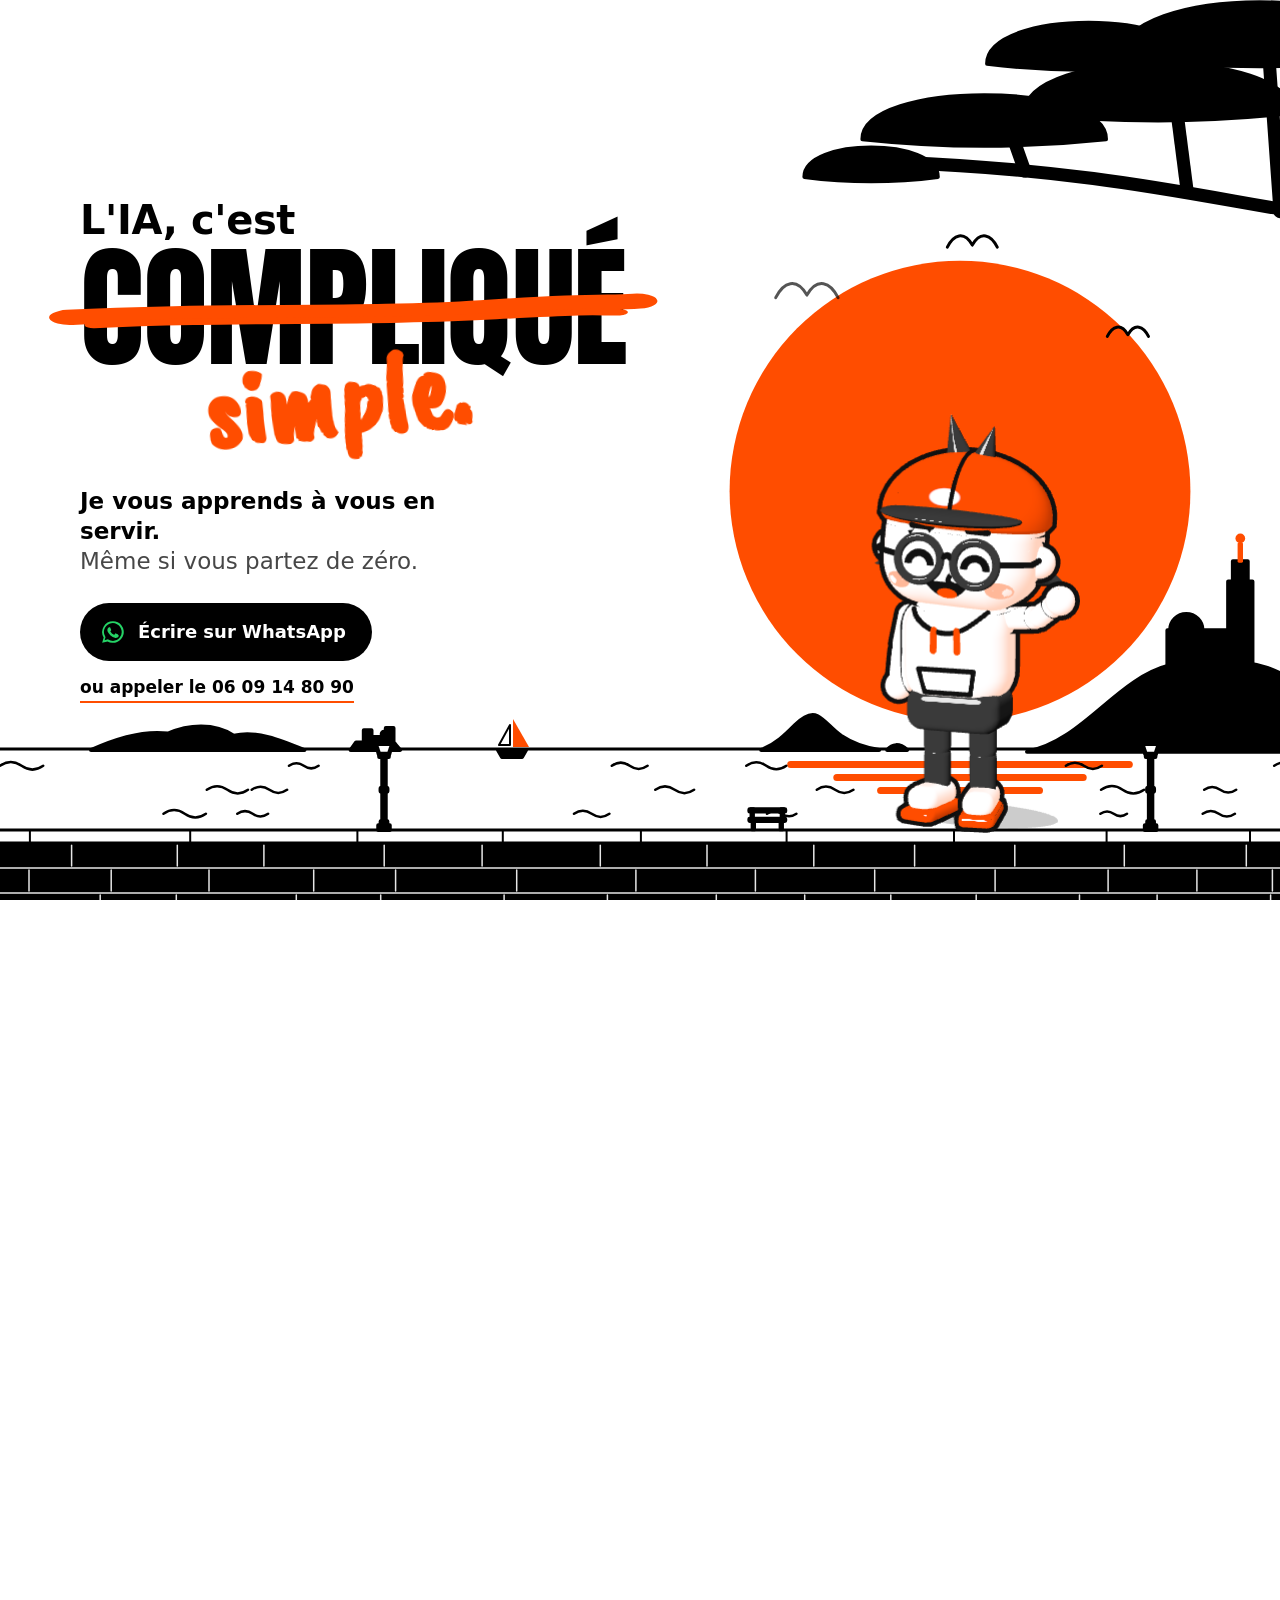
<file: index.html>
<!doctype html>
<html lang="fr">
<head>
<meta charset="utf-8">
<title>Ateliers IA à Marseille · Casey Portebois</title>
<meta name="viewport" content="width=device-width, initial-scale=1">
<link rel="canonical" href="https://porteboiscasey.github.io/lia-mais-bien/ateliers/">
<meta http-equiv="refresh" content="0; url=ateliers/">
<script>location.replace('ateliers/' + location.search + location.hash)</script>
</head>
<body><a href="ateliers/">Ateliers IA : ouvrir la page</a></body>
</html>
</file>
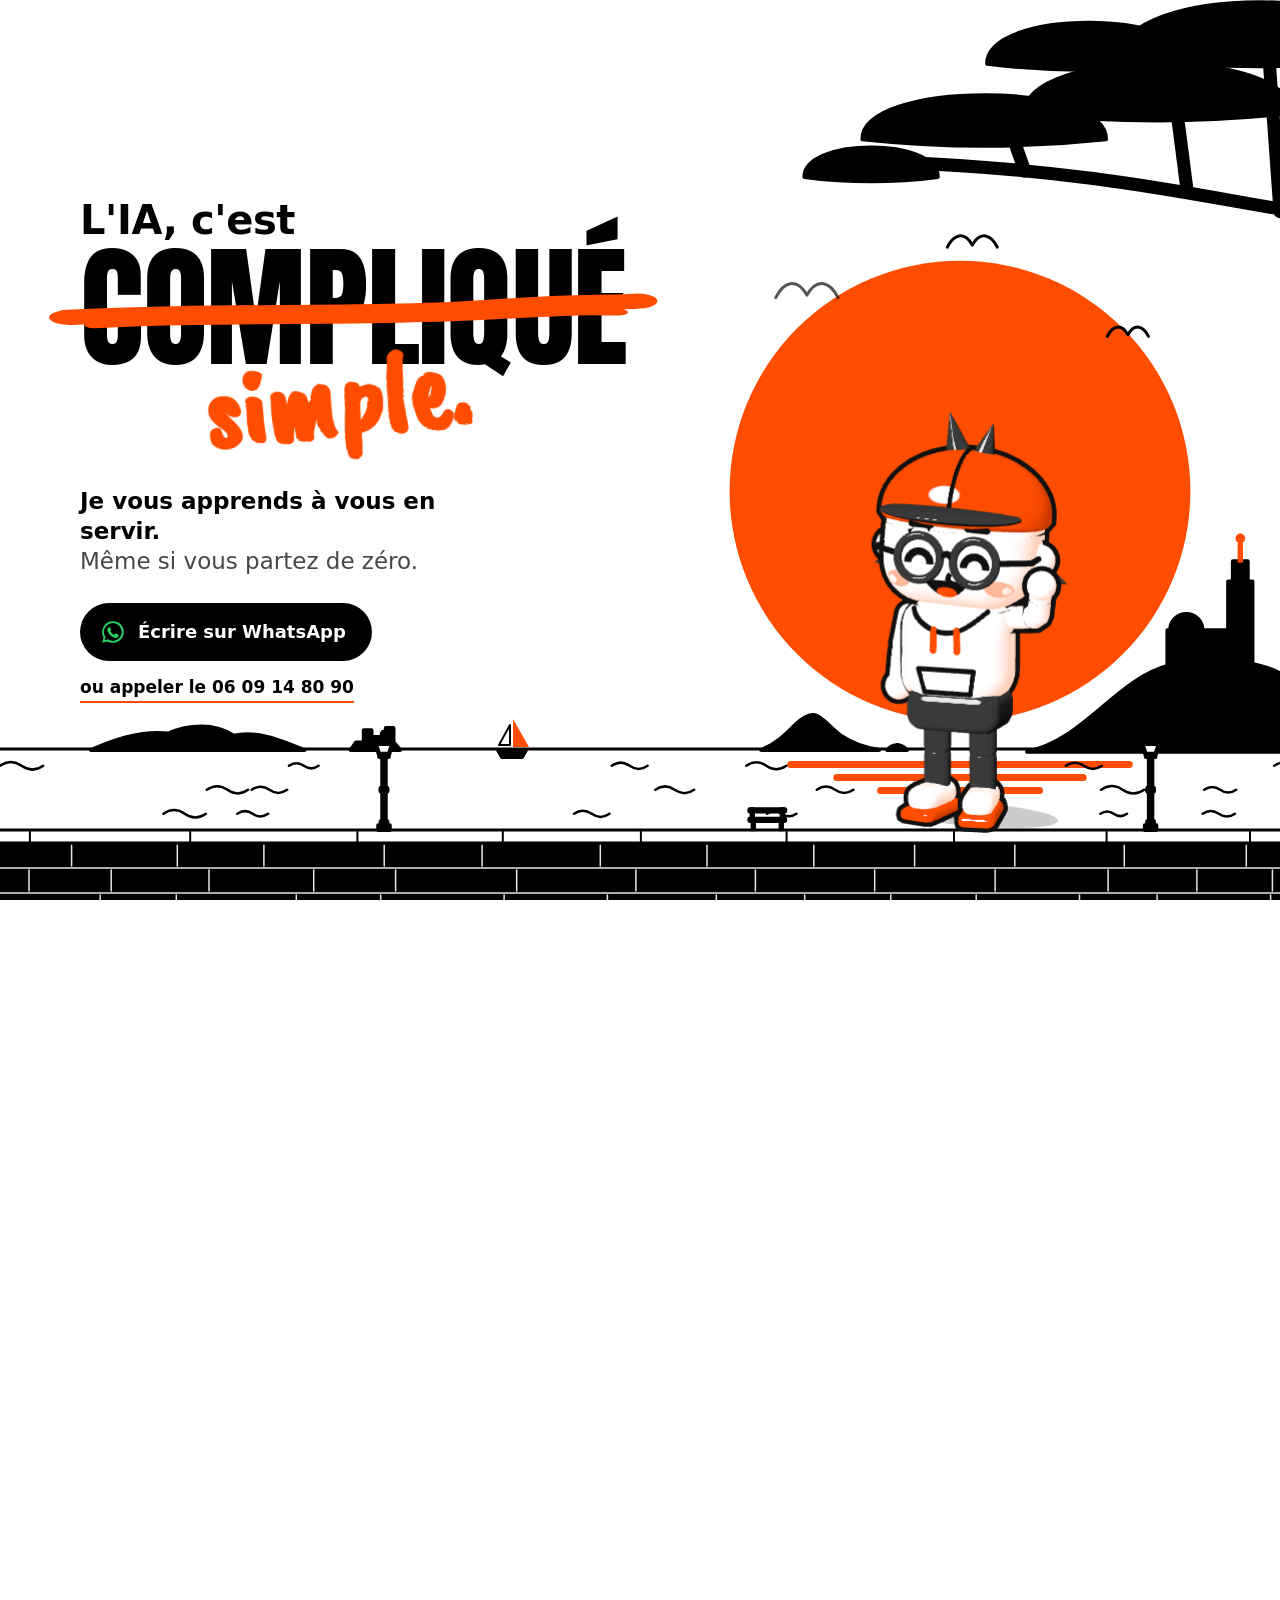
<file: ateliers/index.html>
<!doctype html>
<html lang="fr">
<head>
<meta charset="utf-8">
<meta name="viewport" content="width=device-width, initial-scale=1, viewport-fit=cover">
<title>Ateliers IA à Marseille · Casey Portebois</title>
<meta name="description" content="L'IA, c'est simple quand on vous montre. Ateliers IA pratiques à Marseille, pour particuliers, parents, profs, artisans et TPE. Même si vous partez de zéro.">
<meta name="theme-color" content="#ffffff">
<link rel="icon" href="data:image/svg+xml,%3Csvg xmlns=%22http://www.w3.org/2000/svg%22 viewBox=%220 0 32 32%22%3E%3Ccircle cx=%2216%22 cy=%2216%22 r=%2211%22 fill=%22none%22 stroke=%22%23FF4D00%22 stroke-width=%225%22/%3E%3C/svg%3E">
<meta property="og:type" content="website">
<meta property="og:locale" content="fr_FR">
<meta property="og:title" content="L'IA, c'est simple. Ateliers IA à Marseille">
<meta property="og:description" content="Je vous apprends à vous servir de l'IA. Même si vous partez de zéro.">
<meta property="og:url" content="https://porteboiscasey.github.io/lia-mais-bien/ateliers/">
<script>(function(d,q){d.classList.add('js');if(!matchMedia('(prefers-reduced-motion: reduce)').matches||/[?&](anim|t3d)/.test(q))d.classList.add('motion')})(document.documentElement,location.search)</script>
<!-- Casey dès le premier écran : son image de départ est dans la page ; décor tout de suite, 3D en priorité basse (ne retarde pas l'affichage) -->
<link rel="modulepreload" href="soleil.js">
<link rel="modulepreload" href="avatar.js">
<script>(function(c){if(c.saveData||/(^|-)2g$/.test(c.effectiveType||''))return;var l=document.createElement('link');l.rel='modulepreload';l.href='casey3d.min.js';l.fetchPriority='low';document.head.appendChild(l)})(navigator.connection||{})</script>
<link rel="preconnect" href="https://fonts.googleapis.com">
<link rel="preconnect" href="https://fonts.gstatic.com" crossorigin>
<!-- Polices réduites aux seuls caractères utilisés (paramètre text=) : régénérer avec ateliers/fonts.py si le texte change -->
<link rel="stylesheet" href="https://fonts.googleapis.com/css2?family=Anton&amp;family=Caveat+Brush&amp;display=swap&amp;text=%20%21%27-.0123456789ACEILMOPQSTUVYacdefhijlmnopqrstuvz%C2%A0%C3%89%C3%A7%C3%A9" media="print" onload="this.media='all'">
<noscript><link rel="stylesheet" href="https://fonts.googleapis.com/css2?family=Anton&amp;family=Caveat+Brush&amp;display=swap&amp;text=%20%21%27-.0123456789ACEILMOPQSTUVYacdefhijlmnopqrstuvz%C2%A0%C3%89%C3%A7%C3%A9"></noscript>
<style>
  :root {
    --ink: #000; --paper: #fff; --or: #FF4D00; --wa: #25D366;
    --display: "Anton", Impact, "Arial Narrow Bold", sans-serif;
    --hand: "Caveat Brush", "Marker Felt", "Comic Sans MS", cursive;
    --body: system-ui, -apple-system, "Segoe UI", Roboto, Helvetica, Arial, sans-serif;
    --gutter: max(20px, (100vw - 1120px) / 2);
  }
  * { box-sizing: border-box; margin: 0; padding: 0; }
  html { -webkit-text-size-adjust: 100%; overflow-x: clip; }
  body { font-family: var(--body); color: var(--ink); background: var(--paper); line-height: 1.5; font-size: 17px; padding-bottom: 84px; transition: background-color .7s ease, color .7s ease; }
  body.t-dark { background: #000; color: #fff; }
  body.t-orange { background: var(--or); color: var(--ink); }
  a { color: inherit; }
  .sr { position: absolute; width: 1px; height: 1px; overflow: hidden; clip: rect(0 0 0 0); white-space: nowrap; }
  :focus-visible { outline: 3px solid currentColor; outline-offset: 3px; border-radius: 4px; }

  /* Scène 3D : une seule toile fixe derrière tout le contenu */
  #gl { position: fixed; inset: 0; width: 100%; height: 100%; z-index: 0; pointer-events: none; opacity: 0; transition: opacity 1s ease; }
  html.gl #gl { opacity: 1; }
  main { position: relative; z-index: 1; }
  /* Casey, posé là où le décor le placera (soleil.js le recale au pixel près) : visible dès le premier écran */
  #casey3d-slot { position: fixed; left: 0; top: 0; z-index: 0; pointer-events: none; height: 25.5svh; width: calc(25.5svh * 62 / 90); translate: calc(50vw - 12.75svh * 62 / 90) 15svh; }
  #casey3d-slot .poster { position: absolute; left: -45%; top: -15%; width: 190%; height: 120%; max-width: none; }
  html:not(.js) #casey3d-slot { display: none; }
  @media (max-height: 779px) { #casey3d-slot { height: 23.28svh; width: calc(23.28svh * 62 / 90); translate: calc(50vw - 11.64svh * 62 / 90) 13.7svh; } }
  @media (max-height: 699px) { #casey3d-slot { height: 21.62svh; width: calc(21.62svh * 62 / 90); translate: calc(50vw - 10.81svh * 62 / 90) 12.72svh; } }
  @media (min-width: 900px) { #casey3d-slot { height: 48vh; width: calc(48vh * 62 / 90); translate: calc(75vw - 24vh * 62 / 90) calc(var(--c-feet, 90.3vh) - 48vh); } }

  /* Diapos : la forme 3D occupe le haut (mobile) ou la moitié droite (desktop), le texte l'autre zone */
  .slide { position: relative; min-height: 100svh; display: flex; flex-direction: column; justify-content: flex-end; padding: 46svh 20px 112px; }
  [data-theme="dark"] { background: #000; color: #fff; }
  [data-theme="orange"] { background: var(--or); }
  html.js .slide { background: transparent; color: inherit; }
  .txt { max-width: 560px; }

  /* Repli sans 3D : cercle et grands chiffres en HTML */
  .fallback { position: absolute; left: 50%; top: 23svh; width: min(56vw, 300px); transform: translate(-50%, -50%); }
  .num { display: block; font-family: var(--display); color: var(--or); font-size: 120px; line-height: .8; margin-bottom: 14px; }
  html.so .fallback, html.so .num { display: none; } /* le décor porte les chiffres dans son soleil */

  /* Hero */
  .lead { font-weight: 800; font-size: clamp(22px, 5.4vw, 40px); letter-spacing: -.01em; line-height: 1; }
  h1 { margin-top: .12em; }
  .word { position: relative; display: inline-block; font-family: var(--display); font-weight: 400; font-size: clamp(54px, 16.2vw, 168px); line-height: .95; letter-spacing: -.01em; }
  .word svg { position: absolute; left: -4%; top: 34%; width: 108%; height: 34%; overflow: visible; }
  .word path { fill: none; stroke: var(--or); stroke-linecap: round; }
  .word .p1 { stroke-width: 7; } .word .p2 { stroke-width: 3; }
  .simple { display: block; font-family: var(--hand); color: var(--or); font-size: clamp(54px, 13.5vw, 132px); line-height: .9; transform: rotate(-6deg); transform-origin: left center; margin: -.08em 0 0 22%; }
  .sub { margin-top: 24px; font-size: clamp(19px, 2.4vw, 23px); font-weight: 700; line-height: 1.3; max-width: 26ch; }
  .sub span { display: block; font-weight: 500; opacity: .72; }
  .ctas { margin-top: 26px; display: flex; flex-wrap: wrap; align-items: center; gap: 14px 22px; }
  html.motion .word path { stroke-dasharray: 1; animation: draw .55s cubic-bezier(.6,.1,.3,1) .35s both; }
  html.motion .word .p2 { animation-delay: .5s; }
  html.motion .simple { animation: pop .5s cubic-bezier(.2,1.4,.4,1) .9s both; }
  @keyframes draw { from { stroke-dashoffset: 1; } to { stroke-dashoffset: 0; } }
  @keyframes pop { from { opacity: 0; transform: rotate(-14deg) scale(.6); } to { opacity: 1; transform: rotate(-6deg) scale(1); } }

  .btn-wa { display: inline-flex; align-items: center; gap: 12px; min-height: 58px; padding: 0 26px 0 20px; border-radius: 999px; background: var(--ink); color: #fff; text-decoration: none; font-weight: 800; font-size: 18px; transition: transform .15s ease, background .15s ease; }
  .btn-wa svg { width: 26px; height: 26px; flex: none; color: var(--wa); }
  .btn-wa:hover { background: #222; transform: translateY(-2px); }
  .tel { font-weight: 700; text-decoration: none; border-bottom: 2px solid var(--or); padding-bottom: 1px; }

  /* Titres et textes des diapos */
  h2 { font-family: var(--display); font-weight: 400; font-size: clamp(54px, 13vw, 128px); line-height: .9; letter-spacing: -.005em; margin-bottom: 26px; }
  .step b { display: block; font-family: var(--display); font-weight: 400; font-size: clamp(38px, 8vw, 72px); line-height: .95; margin-bottom: 12px; }
  .step p { font-size: clamp(19px, 2.4vw, 24px); font-weight: 600; line-height: 1.35; max-width: 28ch; }

  .who { display: grid; gap: 14px; grid-template-columns: 1fr; }
  .who div { background: var(--paper); color: var(--ink); border: 3px solid var(--ink); border-radius: 18px; padding: 18px 20px; box-shadow: 6px 6px 0 var(--ink); transition: transform .18s ease, box-shadow .18s ease, background .18s ease; }
  .who div:hover, .who div:focus-within { background: var(--or); transform: translate(-3px,-3px); box-shadow: 9px 9px 0 var(--ink); }
  .who b { display: block; font-family: var(--display); font-weight: 400; font-size: 30px; line-height: 1; margin-bottom: 6px; }
  .who span { opacity: .75; }
  .who a { font-weight: 700; }

  .me p { font-size: clamp(21px, 3vw, 30px); font-weight: 700; line-height: 1.3; max-width: 28ch; }
  .me .h { font-family: var(--hand); color: var(--or); font-weight: 400; font-size: 1.25em; }

  .end h2 { font-size: clamp(66px, 17vw, 190px); line-height: .85; margin-bottom: 20px; }
  .end p { margin: 0 0 28px; font-size: 20px; font-weight: 700; max-width: 30ch; }
  .end .btn-wa { min-height: 64px; font-size: 20px; }
  footer { padding: 36px 0 0; font-size: 14px; display: flex; flex-wrap: wrap; gap: 8px 22px; }

  /* Barre WhatsApp */
  .bar { position: fixed; left: 0; right: 0; bottom: 0; z-index: 10; padding: 10px 14px calc(10px + env(safe-area-inset-bottom)); background: rgba(255,255,255,.9); backdrop-filter: blur(8px); -webkit-backdrop-filter: blur(8px); border-top: 1px solid rgba(0,0,0,.08); display: flex; justify-content: center; }
  .bar .btn-wa { width: min(520px, 100%); justify-content: center; min-height: 54px; }
  body.t-dark .btn-wa { background: #fff; color: #000; }
  body.t-dark .bar { background: rgba(0,0,0,.85); border-color: rgba(255,255,255,.12); }
  body.t-orange .bar { background: rgba(255,77,0,.9); border-color: rgba(0,0,0,.12); }

  @media (min-width: 900px) {
    body { padding-bottom: 0; }
    .slide { justify-content: center; padding: 96px 50% 96px var(--gutter); }
    .hero { padding-right: 46%; }
    .fallback { left: 75%; top: 50%; width: 320px; }
    .word { font-size: clamp(90px, 10.5vw, 168px); }
    .simple { font-size: clamp(80px, 8.5vw, 132px); }
    .who { grid-template-columns: 1fr 1fr; }
    .step h2 { font-size: clamp(54px, 6.4vw, 96px); }
    .bar { left: auto; right: 22px; bottom: 22px; padding: 0; background: none; border: 0; backdrop-filter: none; -webkit-backdrop-filter: none; opacity: 0; pointer-events: none; transform: translateY(10px); transition: opacity .25s ease, transform .25s ease; }
    .bar.show { opacity: 1; pointer-events: auto; transform: none; }
    .bar .btn-wa { width: auto; box-shadow: 0 10px 30px -10px rgba(0,0,0,.45); }
  }
</style>
<script data-goatcounter="https://czs75izi.goatcounter.com/count" async src="https://gc.zgo.at/count.js"></script>
</head>
<body>

<div id="casey3d-slot" data-pose="wave" aria-hidden="true"><img class="poster" src="[data-uri]" alt="" width="655" height="600" decoding="sync"></div>

<main>
  <section class="slide hero" id="top" data-theme="light" data-shape="ring">
    <svg class="fallback" viewBox="0 0 200 200" aria-hidden="true"><path d="M100 22c46 0 80 30 80 76s-34 80-82 80S20 146 20 100 56 24 106 24c30 0 54 14 66 30" fill="none" stroke="#FF4D00" stroke-width="6" stroke-linecap="round"/></svg>
    <div class="txt">
      <h1>
        <span class="sr">L'IA, c'est simple quand on vous montre.</span>
        <span aria-hidden="true">
          <span class="lead">L'IA, c'est</span><br>
          <span class="word">COMPLIQUÉ<svg viewBox="0 0 100 20" preserveAspectRatio="none"><path class="p1" pathLength="1" d="M2 14 C 25 10.5, 52 13, 72 9.5 S 93 7.5, 98 6.5"/><path class="p2" pathLength="1" d="M6 17.5 C 28 14.5, 54 16.5, 74 13.4 S 91 12, 95 11.6"/></svg></span>
          <span class="simple">simple.</span>
        </span>
      </h1>
      <p class="sub">Je vous apprends à vous en servir.<span>Même si vous partez de zéro.</span></p>
      <div class="ctas">
        <a class="btn-wa" href="https://wa.me/33609148090?text=Bonjour%20Casey%20%21%20J%27aimerais%20en%20savoir%20plus%20sur%20les%20ateliers%20IA." target="_blank" rel="noopener" data-goatcounter-click="whatsapp-hero"><svg viewBox="0 0 24 24" aria-hidden="true"><use href="#wa"/></svg>Écrire sur WhatsApp</a>
        <a class="tel" href="tel:+33609148090" data-goatcounter-click="appel-hero">ou appeler le 06 09 14 80 90</a>
      </div>
    </div>
  </section>
  <script>/* Ordi : hauteur des pieds de Casey, même calcul que soleil.js, pour qu'il soit à sa place dès le premier écran */
    (function (d, W, H) { if (W < 900) return; var b = d.querySelector('#top .txt').getBoundingClientRect().bottom + scrollY;
      var hz = Math.round(Math.min(Math.max(b + 46, .78 * H), .88 * H)); d.documentElement.style.setProperty('--c-feet', Math.min(hz + .09 * H, H - 34) + 'px'); })(document, innerWidth, innerHeight);</script>


  <section class="slide step" data-theme="light" data-shape="1">
    <div class="txt">
      <h2>Comment ça se passe</h2>
      <span class="num" aria-hidden="true">1</span>
      <b>Vous m'écrivez.</b>
      <p>Dites-moi ce qui vous prend du temps ou ce qui vous bloque.</p>
    </div>
  </section>
  <section class="slide step" data-theme="light" data-shape="2">
    <div class="txt">
      <span class="num" aria-hidden="true">2</span>
      <b>On se voit une heure.</b>
      <p>Chez vous, dans vos locaux ou en visio. Seul ou en petit groupe.</p>
    </div>
  </section>
  <section class="slide step" data-theme="light" data-shape="3">
    <div class="txt">
      <span class="num" aria-hidden="true">3</span>
      <b>Vous repartez en sachant faire.</b>
      <p>Sur vos vrais besoins, avec vos propres outils.</p>
    </div>
  </section>

  <section class="slide" data-theme="light" data-shape="vous">
    <div class="txt">
      <h2>Pour qui</h2>
      <div class="who">
        <div><b>Particuliers</b><span>Écrire un courrier, comprendre un document, organiser un voyage.</span></div>
        <div><b>Parents et ados</b><span>Apprendre avec l'IA, pas tricher avec.</span></div>
        <div><b>Profs</b><span>Préparer un cours, varier les exercices, gagner du temps.</span></div>
        <div><b>Artisans et TPE</b><span>Devis, mails, relances : moins de paperasse.</span></div>
      </div>
    </div>
  </section>

  <section class="slide me" data-theme="dark" data-shape="casey">
    <div class="txt">
      <h2>Qui je suis</h2>
      <p>Casey, chef de projet IT à Marseille. Au travail, l'IA me fait gagner des heures chaque semaine. Je vous montre comment faire <span class="h">pareil.</span></p>
    </div>
  </section>

  <section class="slide end" data-theme="orange" data-shape="wa">
    <div class="txt">
      <h2>Écrivez-moi.</h2>
      <p>Une question, une idée d'atelier ? Réponse en général dans la journée.</p>
      <a class="btn-wa" href="https://wa.me/33609148090?text=Bonjour%20Casey%20%21%20J%27aimerais%20en%20savoir%20plus%20sur%20les%20ateliers%20IA." target="_blank" rel="noopener" data-goatcounter-click="whatsapp-fin"><svg viewBox="0 0 24 24" aria-hidden="true"><use href="#wa"/></svg>Écrire sur WhatsApp</a>
      <footer><a href="../mentions.html">Mentions légales</a></footer>
    </div>
  </section>
</main>

<div class="bar" id="bar">
  <a class="btn-wa" href="https://wa.me/33609148090?text=Bonjour%20Casey%20%21%20J%27aimerais%20en%20savoir%20plus%20sur%20les%20ateliers%20IA." target="_blank" rel="noopener" data-goatcounter-click="whatsapp-barre"><svg viewBox="0 0 24 24" aria-hidden="true"><use href="#wa"/></svg>Écrire sur WhatsApp</a>
</div>

<svg width="0" height="0" style="position:absolute" aria-hidden="true"><symbol id="wa" viewBox="0 0 24 24"><path id="wa-path" fill="currentColor" d="M12 2a10 10 0 0 0-8.6 15.1L2 22l5-1.3A10 10 0 1 0 12 2Zm0 18.2c-1.6 0-3.1-.4-4.4-1.2l-.3-.2-3 .8.8-2.9-.2-.3A8.2 8.2 0 1 1 12 20.2Zm4.5-6.1c-.2-.1-1.5-.7-1.7-.8-.2-.1-.4-.1-.6.1l-.8 1c-.1.2-.3.2-.5.1a6.7 6.7 0 0 1-3.3-2.9c-.2-.4.2-.4.7-1.3.1-.2 0-.3 0-.4l-.8-1.8c-.2-.5-.4-.4-.6-.4h-.5a1 1 0 0 0-.7.3 3 3 0 0 0-.9 2.2c0 1.3.9 2.5 1.1 2.7.1.2 1.8 2.8 4.4 3.9 1.6.7 2.3.8 3.1.6.5-.1 1.5-.6 1.7-1.2.2-.6.2-1.1.2-1.2-.1-.1-.3-.2-.5-.3Z"/></symbol></svg>

<script>
  // Couleur de page pilotée par la diapo au centre de l'écran ; barre WhatsApp desktop hors du hero
  (function () {
    var body = document.body, bar = document.getElementById('bar'), hero = document.getElementById('top');
    var slides = [].slice.call(document.querySelectorAll('.slide')), cur = '', ticking = false;
    function update() {
      ticking = false;
      var c = innerHeight / 2, t = 'light';
      for (var i = 0; i < slides.length; i++) { var r = slides[i].getBoundingClientRect(); if (r.top <= c && r.bottom > c) { t = slides[i].dataset.theme; break; } }
      if (t !== cur) { cur = t; body.classList.toggle('t-dark', t === 'dark'); body.classList.toggle('t-orange', t === 'orange'); }
      bar.classList.toggle('show', hero.getBoundingClientRect().bottom < innerHeight * 0.4);
    }
    addEventListener('scroll', function () { if (!ticking) { ticking = true; requestAnimationFrame(update); } }, { passive: true });
    addEventListener('resize', update);
    update();
  })();
</script>

<script type="module">
  // Décor « Plein soleil » (SVG, sans librairie) : chargé tout de suite, il pose l'emplacement de Casey.
  // Casey : son image de départ est dans la page ; la 3D (Three.js, casey3d.min.js) la remplace à l'identique dès qu'elle est prête.
  // Sans WebGL, en économie de données ou en 2G, pas de 3D : l'image, puis le dessin 2D quand il change de pose.
  // « Réduire les animations » : rien ne bouge tout seul, mais Casey marche quand on fait défiler. ?anim force les animations.
  document.documentElement.classList.add('so');
  const c = navigator.connection || {};
  const slow = c.saveData || /(^|-)2g$/.test(c.effectiveType || '');
  const force = /[?&](anim|t3d)/.test(location.search);
  const calm = !document.documentElement.classList.contains('motion');
  const gl = (() => { try { return !!document.createElement('canvas').getContext('webgl2'); } catch { return false; } })();
  import('./soleil.js').then(m => {
    m.run({ slides: [...document.querySelectorAll('.slide')], gl });
    const slot = document.getElementById('casey3d-slot');
    if (slot && gl && (force || !slow)) import('./casey3d.min.js').then(m => m.mount(slot, { calm })).catch(e => console.warn('casey3d', e));
  }).catch(e => { document.documentElement.classList.remove('so'); console.warn('décor', e); });
</script>
</body>
</html>
</file>
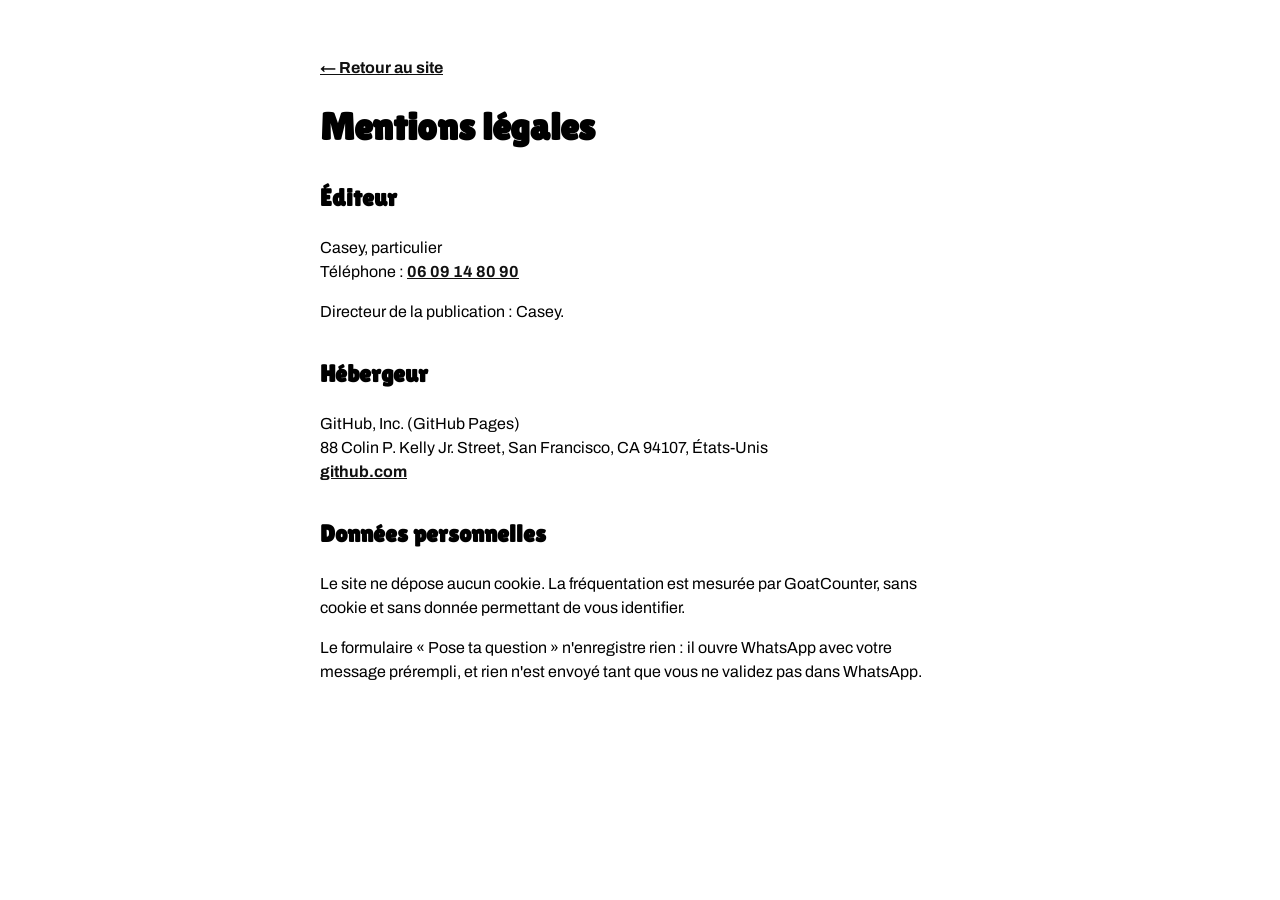
<file: mentions.html>
<!doctype html>
<html lang="fr">
<head>
<meta charset="utf-8">
<meta name="viewport" content="width=device-width, initial-scale=1">
<title>Mentions légales · L'IA, mais bien</title>
<meta name="robots" content="noindex">
<link rel="icon" type="image/svg+xml" href="assets/favicon.svg">
<link rel="stylesheet" href="https://fonts.googleapis.com/css2?family=Archivo:wght@600;700;800&family=Lilita+One&display=swap">
<link rel="stylesheet" href="css/tokens.css">
<style>
  body { padding: 32px 16px 48px; font-family: var(--font-body); }
  main { max-width: 640px; margin: 0 auto; line-height: 1.5; }
  h1 { font-family: var(--font-display); font-size: 2.4rem; line-height: 1.1; }
  h2 { font-family: var(--font-display); margin-top: 32px; }
  a { color: var(--ink); font-weight: 700; }
</style>
</head>
<body>
<main>
  <p><a href="./">← Retour au site</a></p>
  <h1>Mentions légales</h1>

  <h2>Éditeur</h2>
  <p>
    Casey, particulier<br>
    Téléphone : <a href="tel:+33609148090">06 09 14 80 90</a>
  </p>
  <p>Directeur de la publication : Casey.</p>

  <h2>Hébergeur</h2>
  <p>
    GitHub, Inc. (GitHub Pages)<br>
    88 Colin P. Kelly Jr. Street, San Francisco, CA 94107, États-Unis<br>
    <a href="https://github.com">github.com</a>
  </p>

  <h2>Données personnelles</h2>
  <p>Le site ne dépose aucun cookie. La fréquentation est mesurée par GoatCounter, sans cookie et sans donnée permettant de vous identifier.</p>
  <p>Le formulaire « Pose ta question » n'enregistre rien : il ouvre WhatsApp avec votre message prérempli, et rien n'est envoyé tant que vous ne validez pas dans WhatsApp.</p>
</main>
</body>
</html>
</file>
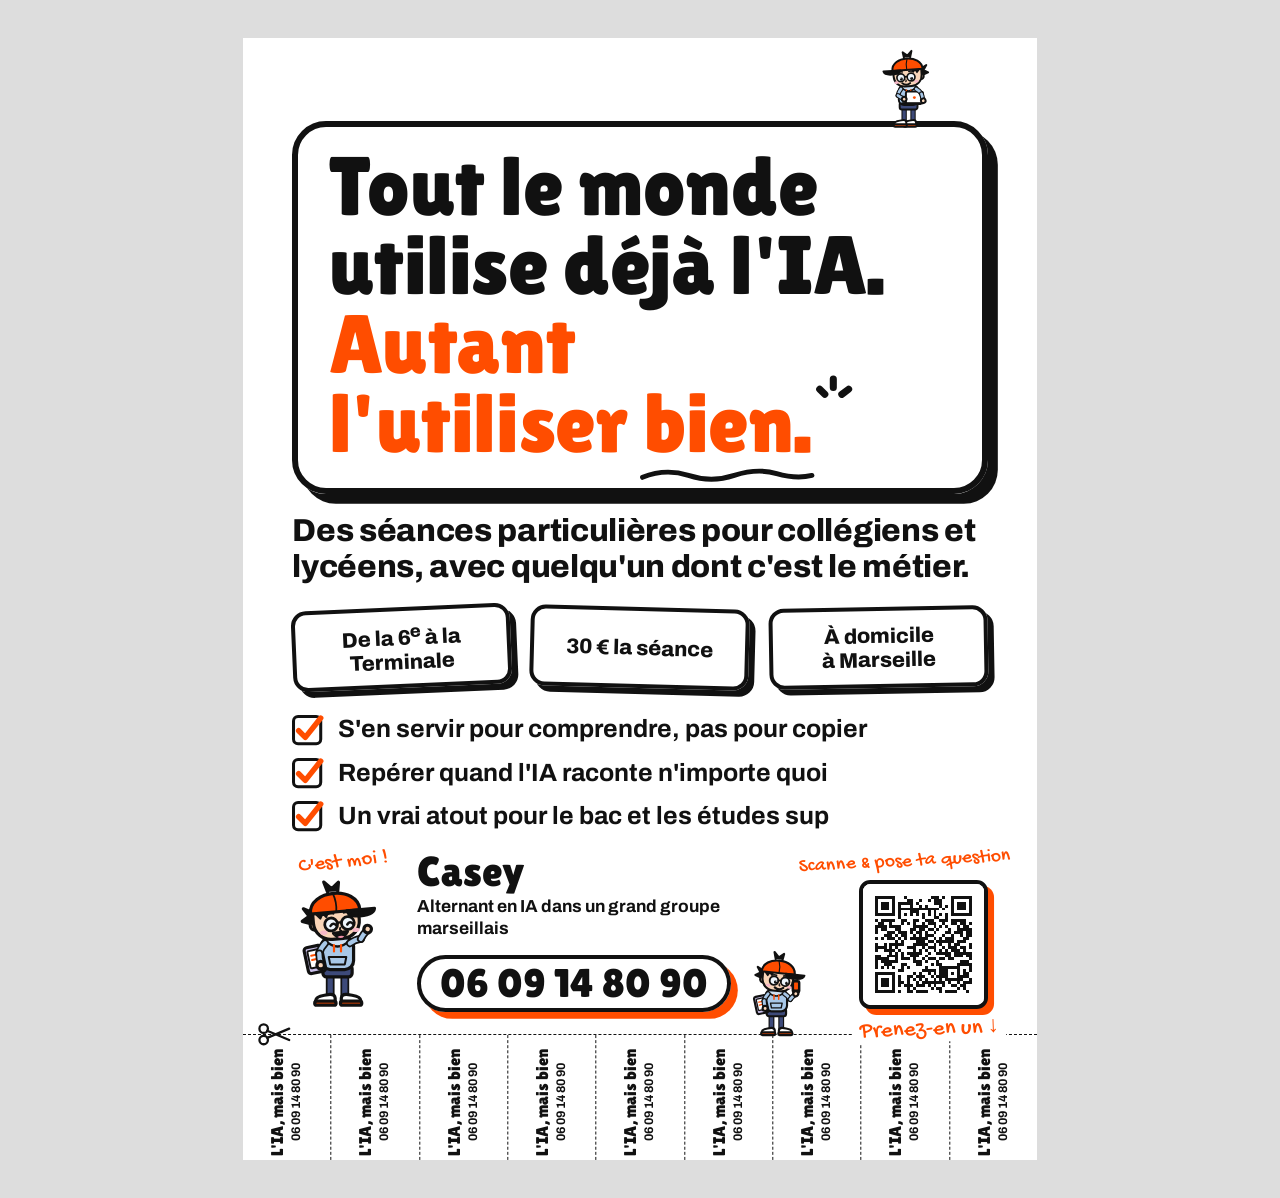
<file: affiche/affiche.html>
<!doctype html>
<html lang="fr">
<head>
<meta charset="utf-8">
<title>Affiche cours d'IA</title>
<link rel="preconnect" href="https://fonts.googleapis.com">
<link href="https://fonts.googleapis.com/css2?family=Lilita+One&family=Gochi+Hand&family=Archivo:wght@600;700;800&display=swap" rel="stylesheet">
<style>
  @page { size: A4 portrait; margin: 0; }
  :root {
    --ink: #111;
    --accent: #FF4D00;
    --paper: #fff;
    --line: 1.1mm;
  }
  * { box-sizing: border-box; margin: 0; padding: 0; }
  html, body { background: #ddd; }
  body { -webkit-print-color-adjust: exact; print-color-adjust: exact; }
  .page {
    width: 210mm; height: 297mm; margin: 10mm auto;
    background: var(--paper); color: var(--ink);
    font-family: "Archivo", "Helvetica Neue", Arial, sans-serif;
    display: flex; flex-direction: column;
    overflow: hidden; position: relative;
  }
  @media print {
    html, body { background: none; }
    .page { margin: 0; }
  }
  .cartoon { font-family: "Lilita One", "Arial Rounded MT Bold", sans-serif; font-weight: 400; }

  .content { padding: 22mm 13mm 0; flex: 1; display: flex; flex-direction: column; }

  /* Cadre BD autour du hook */
  .bubble {
    position: relative;
    border: 1.6mm solid var(--ink); border-radius: 9mm;
    padding: 5mm 8mm 7mm;
    box-shadow: 2.6mm 2.6mm 0 var(--ink);
    margin-bottom: 5mm;
  }
  h1 {
    font-size: 22mm; line-height: .95; letter-spacing: -.005em;
  }
  h1 .hl { color: var(--accent); }
  .u { position: relative; white-space: nowrap; }
  .u .shine { position: absolute; right: -10.5mm; top: 1mm; width: 9mm; height: 9mm; left: auto; bottom: auto; overflow: visible; }
  .u svg:first-of-type { position: absolute; left: -1mm; bottom: -4mm; width: calc(100% + 2mm); height: 5mm; overflow: visible; }

  .sub {
    font-size: 8.4mm; line-height: 1.12; font-weight: 800; letter-spacing: -.01em;
  }

  /* Trois infos en autocollants */
  .infos { margin-top: 6mm; display: flex; gap: 5mm; }
  .sticker {
    flex: 1; padding: 3mm 2mm; text-align: center;
    border: var(--line) solid var(--ink); border-radius: 4mm;
    box-shadow: 1.6mm 1.6mm 0 var(--ink);
    font-size: 5.6mm; font-weight: 800; line-height: 1.1;
    display: grid; place-items: center;
  }
  .sticker:nth-child(1) { transform: rotate(-2.5deg); }
  .sticker:nth-child(2) { transform: rotate(1.5deg); }
  .sticker:nth-child(3) { transform: rotate(-1deg); }

  ul { list-style: none; margin-top: 7mm; }
  li {
    display: flex; align-items: center; gap: 4mm;
    font-size: 6.6mm; font-weight: 700; line-height: 1.15;
  }
  li + li { margin-top: 3.5mm; }
  li svg { flex: none; width: 8mm; height: 8mm; overflow: visible; }

  /* Bandeau contact */
  .band {
    margin: auto 0 0; padding: 5mm 0 6mm;
    display: flex; gap: 6mm; align-items: center;
  }
  .contact { flex: 1; min-width: 0; }
  /* Petit personnage qui salue, relié au prénom par « C'est moi ! » */
  .buddy { flex: none; width: 27mm; text-align: center; }
  .buddy svg { width: 24mm; height: 34.8mm; overflow: visible; }
  .hey {
    font-family: "Gochi Hand", cursive; font-size: 5.5mm; line-height: 1;
    color: var(--accent); transform: rotate(-6deg); margin-bottom: 1mm;
  }
  .phone {
    display: inline-block; padding: 1.5mm 5mm 1mm;
    border: 1.3mm solid var(--ink); border-radius: 99mm;
    box-shadow: 1.8mm 1.8mm 0 var(--accent);
    font-size: 10.5mm; line-height: 1; white-space: nowrap;
  }
  .name { font-size: 11mm; line-height: 1; }
  .who { margin: 1mm 0 4mm; font-size: 4.6mm; font-weight: 700; line-height: 1.25; }

  /* QR code : 34 mm de côté, soit ~32 mm utiles hors cadre */
  .qr { flex: none; width: 50mm; }
  .scan {
    font-family: "Gochi Hand", cursive; font-size: 5.2mm; line-height: 1; white-space: nowrap; text-align: center;
    color: var(--accent); transform: rotate(-3deg); margin-bottom: 2mm;
  }
  .qr-box {
    width: 34mm; height: 34mm; margin-left: auto; background: #fff; line-height: 0;
    border: var(--line) solid var(--ink); border-radius: 3mm;
    box-shadow: 1.6mm 1.6mm 0 var(--accent); overflow: hidden;
  }
  .qr-box svg { width: 100%; height: 100%; display: block; }

  /* Languettes détachables */
  .tabs {
    flex: none; height: 36mm; display: flex;
    border-top: .5mm dashed var(--ink);
    position: relative;
  }
  .guy { position: absolute; overflow: visible; z-index: 2; }
  /* Debout : le bas des baskets (y≈76, bas du viewBox de 90) tombe sur la ligne */
  .guy-title { width: 14.6mm; height: 21.2mm; right: 12mm; top: -20.9mm; } /* tient dans les 22 mm du haut de page */
  .guy-tabs { width: 16mm; height: 23.2mm; right: 60mm; top: -22.9mm; }
  .scissors { position: absolute; left: 4mm; top: -3.3mm; width: 9mm; height: 6mm; z-index: 1; }
  .note {
    position: absolute; right: 8mm; top: -4.2mm; z-index: 1;
    background: var(--paper); padding: 0 2mm;
    font-family: "Gochi Hand", cursive; font-size: 6mm; line-height: 1;
    color: var(--accent); transform: rotate(-2deg);
  }
  .tab {
    flex: 1; display: flex; align-items: center; justify-content: center;
    writing-mode: vertical-rl; transform: rotate(180deg);
    text-align: center; line-height: 1.15;
  }
  .tab + .tab { border-right: .4mm dashed var(--ink); }
  .tab span { font-size: 3.3mm; font-weight: 700; }
  .tab strong { display: block; font-size: 4.4mm; }
</style>
</head>
<body>
<div class="page">
  <div class="content">
    <div class="bubble">
      <h1 class="cartoon">Tout le monde<br>utilise déjà l'IA.<br><span class="hl">Autant<br>l'utiliser <span class="u">bien.<svg viewBox="0 0 100 10" preserveAspectRatio="none"><path d="M2 6 Q 15 1 28 5 T 54 5 T 78 4 T 98 5" fill="none" stroke="#111" stroke-linecap="round" vector-effect="non-scaling-stroke" style="stroke-width:1.3mm"/></svg><svg class="shine" viewBox="0 0 20 20"><path d="M4 9 L1 6 M9 5 L9 0 M14 9 L18 6" fill="none" stroke="#111" stroke-linecap="round" style="stroke-width:1.1mm"/></svg></span></span></h1>
      <svg class="guy guy-title" viewBox="-12 -14 62 90" fill="none" stroke="#111" stroke-width="2.2" stroke-linecap="round" stroke-linejoin="round"><g transform="translate(34 0) scale(-1 1)"><g transform="matrix(1,0,0,1,0,0)"><g><g transform="matrix(1,0,0,1,0,0)"><g transform="matrix(1,0,0,1,0,0)"><g transform="matrix(1,0,0,1,0,0)"><path d="M10 53 V68" stroke-width="6"></path><path d="M10 53 V68" stroke="#3d4a7a" stroke-width="3.6"></path><g transform="matrix(-1,0,0,1,20,0)"><g transform="matrix(1,0,0,1,0,0)"><g transform="translate(31 0) scale(-1 1)"><path d="M17.6 72.6 V69.6 Q17.9 66.8 21.2 67 L25 67.6 Q30.8 68.4 31 71.4 V72.6 Z" fill="#fff"></path><rect x="17" y="71.6" width="14.6" height="2.8" rx="1.4" fill="#FF4D00"></rect></g></g></g></g></g><g transform="matrix(1,0,0,1,0,0)"><g transform="matrix(1,0,0,1,0,0)"><path d="M20 53 V68" stroke-width="6"></path><path d="M20 53 V68" stroke="#3d4a7a" stroke-width="3.6"></path><path d="M17.6 72.6 V69.6 Q17.9 66.8 21.2 67 L25 67.6 Q30.8 68.4 31 71.4 V72.6 Z" fill="#fff"></path><rect x="17" y="71.6" width="14.6" height="2.8" rx="1.4" fill="#FF4D00"></rect></g></g><g transform="matrix(1,0,0,1,0,0)"><rect x="5" y="47" width="20" height="8" rx="2.5" fill="#3d4a7a"></rect><rect x="4" y="28" width="22" height="22" rx="6" fill="#a8c8e8"></rect><path d="M6.5 30 Q15 38.5 23.5 30" fill="#cfe0f2" stroke-width="1.6"></path><path d="M12.6 33.2 V37.6 M17.4 33.2 V37.6" stroke="#FF4D00" stroke-width="1.5"></path><path d="M9 41.5 H21 L20 46.5 H10 Z" stroke-width="1.4"></path></g><g transform="matrix(0.99756,0.06976,-0.06976,0.99756,2.05964,-0.97564)"><path d="M0 10 L-6.5 6.5 L-3 12 L-8 15 L-1 17.5" fill="#111"></path><circle cx="0.4" cy="18.6" r="3.2" fill="#f9d5b8"></circle><rect x="-0.5" y="0" width="31.5" height="29" rx="12" fill="#f9d5b8"></rect><path d="M1.4 10.6 L4.5 14.2 L6.5 10.8 L8.6 13.4 L10 10.6" fill="#111" stroke-width="1.4"></path><ellipse cx="6" cy="24" rx="2.5" ry="1.5" fill="#f6b8c8" stroke="none"></ellipse><ellipse cx="28.2" cy="24" rx="2.5" ry="1.5" fill="#f6b8c8" stroke="none"></ellipse><path d="M-2 10.5 C-2 -6.5 32 -6.5 32 10.5 Z" fill="#FF4D00"></path><path d="M14.6 -2 Q16.8 4 15.8 10.5" stroke-width="1.2"></path><path d="M23 10.5 H42 C41 15 32 15 25 14 Z" fill="#111"></path><path d="M11 -3.5 L9 -10.5 L14 -5.5 L19 -9.5 L18 -3.5" fill="#111"></path><g stroke-width="1.7" transform="matrix(1,0,0,1,0,0)"><path d="M9.4 12.6 Q11.5 11.7 13.6 12.4" transform="matrix(1,0,0,1,0,0)"></path><path d="M20.9 12.4 Q23 11.7 25.1 12.6" transform="matrix(1,0,0,1,0,0)"></path></g><circle cx="11.5" cy="18.8" r="4.4" fill="#eef5fb" stroke-width="1.9"></circle><circle cx="23" cy="18.8" r="4.4" fill="#eef5fb" stroke-width="1.9"></circle><path d="M15.9 18.4 Q17.25 17.4 18.6 18.4" stroke-width="1.6"></path><g transform="matrix(1,0,0,1,-1,1.2)"><g transform="matrix(1,0,0,1,0,0)"><g><circle cx="12" cy="19.2" r="1.7" fill="#111" stroke="none"></circle><circle cx="23.5" cy="19.2" r="1.7" fill="#111" stroke="none"></circle><circle cx="12.6" cy="18.5" r="0.55" fill="#fff" stroke="none"></circle><circle cx="24.1" cy="18.5" r="0.55" fill="#fff" stroke="none"></circle></g></g></g><path d="M17.6 21.6 Q16.6 23.2 18 23.6" stroke-width="1.3"></path><g transform="matrix(1,0,0,1,0,0)"><path d="M13 25.6 Q17.4 29 21.8 25.2"></path></g></g><g><rect x="-1" y="35" width="19" height="13.5" rx="1.5" fill="#fff"></rect><circle cx="8.5" cy="41.7" r="1.6" fill="#FF4D00" stroke="none"></circle><path d="M2 48.5 H22" stroke-width="3"></path></g><g transform="matrix(0.95242,0.30478,-0.30478,0.95242,10.06223,-0.45851)"><g transform="matrix(1,0,0,1,0,0)"><path d="M6.5 32 Q3.5 35 2.5 39" stroke-width="5.4"></path><path d="M6.5 32 Q3.5 35 2.5 39" stroke="#a8c8e8" stroke-width="3"></path><g transform="matrix(0.99722,0.07456,-0.07456,0.99722,2.91479,-0.07798)"><path d="M2.5 39 Q2.6 42.5 3.4 45" stroke-width="5.4"></path><path d="M2.5 39 Q2.6 42.5 3.4 45" stroke="#a8c8e8" stroke-width="3"></path><circle cx="3.5" cy="47" r="2.6" fill="#f9d5b8"></circle></g></g></g><g transform="matrix(0.99686,0.07922,-0.07922,0.99686,2.60883,-1.76119)"><g transform="matrix(1,0,0,1,0,0)"><path d="M23.5 32 Q26.5 35 27.5 39" stroke-width="5.4"></path><path d="M23.5 32 Q26.5 35 27.5 39" stroke="#a8c8e8" stroke-width="3"></path><g transform="matrix(0.72034,0.69362,-0.69362,0.72034,34.74183,-8.16781)"><path d="M27.5 39 Q27.3 42.5 26.4 45" stroke-width="5.4"></path><path d="M27.5 39 Q27.3 42.5 26.4 45" stroke="#a8c8e8" stroke-width="3"></path><circle cx="26" cy="47" r="2.6" fill="#f9d5b8"></circle></g></g></g></g></g></g></g></svg>
    </div>

    <p class="sub">Des séances particulières pour collégiens et lycéens, avec quelqu'un dont c'est le métier.</p>

    <div class="infos">
      <div class="sticker"><span>De la 6<sup>e</sup> à la Terminale</span></div>
      <div class="sticker">30 € la séance</div>
      <div class="sticker">À domicile<br>à Marseille</div>
    </div>

    <ul>
      <li><svg viewBox="0 0 10 10"><rect x="0.5" y="0.5" width="9" height="9" rx="1.5" fill="none" stroke="#111" stroke-width="1"/><path d="M2.2 5.2 L4.4 7.4 L9.5 1" fill="none" stroke="#FF4D00" stroke-width="1.8" stroke-linecap="round" stroke-linejoin="round"/></svg>S'en servir pour comprendre, pas pour copier</li>
      <li><svg viewBox="0 0 10 10"><rect x="0.5" y="0.5" width="9" height="9" rx="1.5" fill="none" stroke="#111" stroke-width="1"/><path d="M2.2 5.2 L4.4 7.4 L9.5 1" fill="none" stroke="#FF4D00" stroke-width="1.8" stroke-linecap="round" stroke-linejoin="round"/></svg>Repérer quand l'IA raconte n'importe quoi</li>
      <li><svg viewBox="0 0 10 10"><rect x="0.5" y="0.5" width="9" height="9" rx="1.5" fill="none" stroke="#111" stroke-width="1"/><path d="M2.2 5.2 L4.4 7.4 L9.5 1" fill="none" stroke="#FF4D00" stroke-width="1.8" stroke-linecap="round" stroke-linejoin="round"/></svg>Un vrai atout pour le bac et les études sup</li>
    </ul>

    <div class="band">
      <div class="buddy">
        <p class="hey">C'est moi !</p>
        <svg viewBox="-12 -14 62 90" fill="none" stroke="#111" stroke-width="2.2" stroke-linecap="round" stroke-linejoin="round"><g transform="matrix(1,0,0,1,0,0)"><g><g transform="matrix(1,0,0,1,0,0)"><g transform="matrix(1,0,0,1,0,0)"><g transform="matrix(1,0,0,1,0,0)"><path d="M10 53 V68" stroke-width="6"></path><path d="M10 53 V68" stroke="#3d4a7a" stroke-width="3.6"></path><g transform="matrix(1,0,0,1,0,0)"><g transform="matrix(1,0,0,1,0,0)"><g transform="translate(31 0) scale(-1 1)"><path d="M17.6 72.6 V69.6 Q17.9 66.8 21.2 67 L25 67.6 Q30.8 68.4 31 71.4 V72.6 Z" fill="#fff"></path><rect x="17" y="71.6" width="14.6" height="2.8" rx="1.4" fill="#FF4D00"></rect></g></g></g></g></g><g transform="matrix(1,0,0,1,0,0)"><g transform="matrix(1,0,0,1,0,0)"><path d="M20 53 V68" stroke-width="6"></path><path d="M20 53 V68" stroke="#3d4a7a" stroke-width="3.6"></path><path d="M17.6 72.6 V69.6 Q17.9 66.8 21.2 67 L25 67.6 Q30.8 68.4 31 71.4 V72.6 Z" fill="#fff"></path><rect x="17" y="71.6" width="14.6" height="2.8" rx="1.4" fill="#FF4D00"></rect></g></g><g transform="matrix(1,0,0,1,0,0)"><rect x="5" y="47" width="20" height="8" rx="2.5" fill="#3d4a7a"></rect><rect x="4" y="28" width="22" height="22" rx="6" fill="#a8c8e8"></rect><path d="M6.5 30 Q15 38.5 23.5 30" fill="#cfe0f2" stroke-width="1.6"></path><path d="M12.6 33.2 V37.6 M17.4 33.2 V37.6" stroke="#FF4D00" stroke-width="1.5"></path><path d="M9 41.5 H21 L20 46.5 H10 Z" stroke-width="1.4"></path></g><g transform="matrix(0.99619,-0.08716,0.08716,0.99619,-2.47049,1.41789)"><path d="M0 10 L-6.5 6.5 L-3 12 L-8 15 L-1 17.5" fill="#111"></path><circle cx="0.4" cy="18.6" r="3.2" fill="#f9d5b8"></circle><rect x="-0.5" y="0" width="31.5" height="29" rx="12" fill="#f9d5b8"></rect><path d="M1.4 10.6 L4.5 14.2 L6.5 10.8 L8.6 13.4 L10 10.6" fill="#111" stroke-width="1.4"></path><ellipse cx="6" cy="24" rx="2.5" ry="1.5" fill="#f6b8c8" stroke="none"></ellipse><ellipse cx="28.2" cy="24" rx="2.5" ry="1.5" fill="#f6b8c8" stroke="none"></ellipse><path d="M-2 10.5 C-2 -6.5 32 -6.5 32 10.5 Z" fill="#FF4D00"></path><path d="M14.6 -2 Q16.8 4 15.8 10.5" stroke-width="1.2"></path><path d="M23 10.5 H42 C41 15 32 15 25 14 Z" fill="#111"></path><path d="M11 -3.5 L9 -10.5 L14 -5.5 L19 -9.5 L18 -3.5" fill="#111"></path><g stroke-width="1.7" transform="matrix(1,0,0,1,0,-1)"><path d="M9.4 12.6 Q11.5 11.7 13.6 12.4" transform="matrix(1,0,0,1,0,0)"></path><path d="M20.9 12.4 Q23 11.7 25.1 12.6" transform="matrix(1,0,0,1,0,0)"></path></g><circle cx="11.5" cy="18.8" r="4.4" fill="#eef5fb" stroke-width="1.9"></circle><circle cx="23" cy="18.8" r="4.4" fill="#eef5fb" stroke-width="1.9"></circle><path d="M15.9 18.4 Q17.25 17.4 18.6 18.4" stroke-width="1.6"></path><g transform="matrix(1,0,0,1,1,0)"><g transform="matrix(1,0,0,1,0,0)"><g stroke-width="1.7"><path d="M10 19.8 Q12 17.2 14 19.8 M21.5 19.8 Q23.5 17.2 25.5 19.8"></path></g></g></g><path d="M17.6 21.6 Q16.6 23.2 18 23.6" stroke-width="1.3"></path><g transform="matrix(1,0,0,1,0,0)"><g><path d="M12.6 25 Q17.4 31.8 22.2 24.6 Z" fill="#111"></path><path d="M15 27.8 Q17.4 26.6 19.8 27.6 Q17.6 29.6 15 27.8 Z" fill="#ee8fa8" stroke="none"></path></g></g></g><g transform="matrix(1,0,0,1,0,0)"><g transform="matrix(1,0,0,1,0,0)"><g><g transform="rotate(-12 0 43)"><rect x="-6.5" y="34" width="12" height="18" rx="2" fill="#c9bfe8"></rect><rect x="-4.5" y="36.5" width="8" height="12" rx="1" fill="#fff" stroke-width="1.3"></rect><path d="M-2.5 40 H2 M-2.5 43 H0.8" stroke="#FF4D00" stroke-width="1.3"></path></g></g><path d="M6.5 32 Q3.5 35 2.5 39" stroke-width="5.4"></path><path d="M6.5 32 Q3.5 35 2.5 39" stroke="#a8c8e8" stroke-width="3"></path><g transform="matrix(1,0,0,1,0,0)"><path d="M2.5 39 Q2.6 42.5 3.4 45" stroke-width="5.4"></path><path d="M2.5 39 Q2.6 42.5 3.4 45" stroke="#a8c8e8" stroke-width="3"></path><circle cx="3.5" cy="47" r="2.6" fill="#f9d5b8"></circle></g></g></g><g transform="matrix(0.1382,-0.9904,0.9904,0.1382,-11.4405,50.852)"><g transform="matrix(1,0,0,1,0,0)"><path d="M23.5 32 Q26.5 35 27.5 39" stroke-width="5.4"></path><path d="M23.5 32 Q26.5 35 27.5 39" stroke="#a8c8e8" stroke-width="3"></path><g transform="matrix(0.28133,-0.95961,0.95961,0.28133,-17.66137,54.4174)"><path d="M27.5 39 Q27.3 42.5 26.4 45" stroke-width="5.4"></path><path d="M27.5 39 Q27.3 42.5 26.4 45" stroke="#a8c8e8" stroke-width="3"></path><circle cx="26" cy="47" r="2.6" fill="#f9d5b8"></circle></g></g></g></g></g></g></svg>
      </div>
      <div class="contact">
        <p class="name cartoon">Casey</p>
        <p class="who">Alternant en IA dans un grand groupe marseillais</p>
        <p class="phone cartoon">06 09 14 80 90</p>
      </div>
      <div class="qr">
        <p class="scan">Scanne &amp; pose ta question</p>
        <div class="qr-box"><svg role="img" aria-label="QR code vers le site" xmlns="http://www.w3.org/2000/svg" viewBox="0 0 41 41" shape-rendering="crispEdges"><rect width="41" height="41" fill="#fff"/><path fill="#111" d="M4 4h7v1h-7zM14 4h1v1h-1zM23 4h3v1h-3zM27 4h1v1h-1zM30 4h7v1h-7zM4 5h1v1h-1zM10 5h1v1h-1zM15 5h2v1h-2zM19 5h1v1h-1zM22 5h1v1h-1zM24 5h3v1h-3zM30 5h1v1h-1zM36 5h1v1h-1zM4 6h1v1h-1zM6 6h3v1h-3zM10 6h1v1h-1zM12 6h5v1h-5zM18 6h1v1h-1zM24 6h3v1h-3zM30 6h1v1h-1zM32 6h3v1h-3zM36 6h1v1h-1zM4 7h1v1h-1zM6 7h3v1h-3zM10 7h1v1h-1zM12 7h1v1h-1zM16 7h1v1h-1zM19 7h1v1h-1zM21 7h1v1h-1zM26 7h1v1h-1zM28 7h1v1h-1zM30 7h1v1h-1zM32 7h3v1h-3zM36 7h1v1h-1zM4 8h1v1h-1zM6 8h3v1h-3zM10 8h1v1h-1zM12 8h14v1h-14zM27 8h1v1h-1zM30 8h1v1h-1zM32 8h3v1h-3zM36 8h1v1h-1zM4 9h1v1h-1zM10 9h1v1h-1zM12 9h1v1h-1zM16 9h3v1h-3zM22 9h1v1h-1zM24 9h1v1h-1zM30 9h1v1h-1zM36 9h1v1h-1zM4 10h7v1h-7zM12 10h1v1h-1zM14 10h1v1h-1zM16 10h1v1h-1zM18 10h1v1h-1zM20 10h1v1h-1zM22 10h1v1h-1zM24 10h1v1h-1zM26 10h1v1h-1zM28 10h1v1h-1zM30 10h7v1h-7zM12 11h1v1h-1zM20 11h1v1h-1zM24 11h2v1h-2zM28 11h1v1h-1zM4 12h1v1h-1zM6 12h5v1h-5zM13 12h2v1h-2zM17 12h2v1h-2zM21 12h3v1h-3zM26 12h3v1h-3zM30 12h5v1h-5zM5 13h2v1h-2zM9 13h1v1h-1zM13 13h1v1h-1zM15 13h1v1h-1zM17 13h1v1h-1zM20 13h1v1h-1zM22 13h3v1h-3zM27 13h1v1h-1zM30 13h2v1h-2zM33 13h2v1h-2zM36 13h1v1h-1zM4 14h4v1h-4zM9 14h4v1h-4zM17 14h5v1h-5zM24 14h1v1h-1zM26 14h1v1h-1zM28 14h1v1h-1zM32 14h1v1h-1zM34 14h2v1h-2zM4 15h1v1h-1zM6 15h2v1h-2zM11 15h2v1h-2zM16 15h2v1h-2zM19 15h2v1h-2zM22 15h2v1h-2zM25 15h1v1h-1zM29 15h1v1h-1zM32 15h5v1h-5zM4 16h1v1h-1zM8 16h3v1h-3zM12 16h3v1h-3zM16 16h1v1h-1zM18 16h2v1h-2zM21 16h1v1h-1zM24 16h1v1h-1zM28 16h2v1h-2zM31 16h3v1h-3zM35 16h2v1h-2zM7 17h3v1h-3zM11 17h1v1h-1zM13 17h2v1h-2zM17 17h1v1h-1zM19 17h1v1h-1zM21 17h3v1h-3zM27 17h1v1h-1zM30 17h1v1h-1zM33 17h1v1h-1zM35 17h2v1h-2zM4 18h1v1h-1zM6 18h1v1h-1zM8 18h3v1h-3zM12 18h1v1h-1zM14 18h1v1h-1zM16 18h6v1h-6zM24 18h1v1h-1zM26 18h1v1h-1zM28 18h3v1h-3zM34 18h2v1h-2zM11 19h1v1h-1zM13 19h1v1h-1zM18 19h3v1h-3zM22 19h2v1h-2zM25 19h6v1h-6zM32 19h3v1h-3zM4 20h1v1h-1zM7 20h1v1h-1zM9 20h5v1h-5zM17 20h5v1h-5zM24 20h1v1h-1zM26 20h1v1h-1zM29 20h1v1h-1zM31 20h2v1h-2zM36 20h1v1h-1zM4 21h4v1h-4zM9 21h1v1h-1zM11 21h1v1h-1zM15 21h3v1h-3zM20 21h1v1h-1zM22 21h3v1h-3zM27 21h1v1h-1zM29 21h3v1h-3zM33 21h2v1h-2zM36 21h1v1h-1zM4 22h1v1h-1zM7 22h4v1h-4zM12 22h1v1h-1zM17 22h1v1h-1zM19 22h1v1h-1zM21 22h1v1h-1zM24 22h1v1h-1zM26 22h1v1h-1zM28 22h1v1h-1zM30 22h3v1h-3zM34 22h1v1h-1zM9 23h1v1h-1zM11 23h1v1h-1zM13 23h1v1h-1zM15 23h5v1h-5zM22 23h1v1h-1zM25 23h5v1h-5zM31 23h6v1h-6zM4 24h2v1h-2zM8 24h4v1h-4zM13 24h1v1h-1zM16 24h3v1h-3zM21 24h1v1h-1zM28 24h2v1h-2zM31 24h3v1h-3zM35 24h2v1h-2zM4 25h5v1h-5zM11 25h1v1h-1zM13 25h3v1h-3zM17 25h1v1h-1zM20 25h1v1h-1zM22 25h3v1h-3zM26 25h2v1h-2zM29 25h2v1h-2zM36 25h1v1h-1zM4 26h1v1h-1zM6 26h6v1h-6zM17 26h3v1h-3zM21 26h1v1h-1zM25 26h1v1h-1zM33 26h3v1h-3zM4 27h1v1h-1zM7 27h3v1h-3zM13 27h2v1h-2zM18 27h2v1h-2zM23 27h1v1h-1zM25 27h2v1h-2zM32 27h5v1h-5zM4 28h1v1h-1zM6 28h1v1h-1zM8 28h1v1h-1zM10 28h1v1h-1zM13 28h1v1h-1zM15 28h1v1h-1zM21 28h1v1h-1zM26 28h7v1h-7zM36 28h1v1h-1zM12 29h2v1h-2zM20 29h5v1h-5zM26 29h3v1h-3zM32 29h1v1h-1zM34 29h1v1h-1zM36 29h1v1h-1zM4 30h7v1h-7zM17 30h1v1h-1zM19 30h1v1h-1zM22 30h1v1h-1zM24 30h1v1h-1zM26 30h3v1h-3zM30 30h1v1h-1zM32 30h1v1h-1zM34 30h2v1h-2zM4 31h1v1h-1zM10 31h1v1h-1zM12 31h1v1h-1zM15 31h2v1h-2zM18 31h3v1h-3zM23 31h1v1h-1zM25 31h4v1h-4zM32 31h4v1h-4zM4 32h1v1h-1zM6 32h3v1h-3zM10 32h1v1h-1zM12 32h1v1h-1zM15 32h1v1h-1zM17 32h1v1h-1zM19 32h1v1h-1zM21 32h1v1h-1zM24 32h1v1h-1zM26 32h1v1h-1zM28 32h6v1h-6zM36 32h1v1h-1zM4 33h1v1h-1zM6 33h3v1h-3zM10 33h1v1h-1zM12 33h2v1h-2zM15 33h1v1h-1zM18 33h1v1h-1zM20 33h8v1h-8zM29 33h1v1h-1zM32 33h1v1h-1zM34 33h3v1h-3zM4 34h1v1h-1zM6 34h3v1h-3zM10 34h1v1h-1zM12 34h1v1h-1zM14 34h3v1h-3zM18 34h3v1h-3zM22 34h1v1h-1zM24 34h1v1h-1zM27 34h1v1h-1zM30 34h2v1h-2zM33 34h2v1h-2zM4 35h1v1h-1zM10 35h1v1h-1zM15 35h1v1h-1zM17 35h1v1h-1zM23 35h1v1h-1zM25 35h2v1h-2zM32 35h1v1h-1zM34 35h1v1h-1zM4 36h7v1h-7zM12 36h1v1h-1zM15 36h2v1h-2zM18 36h4v1h-4zM26 36h1v1h-1zM28 36h4v1h-4zM35 36h1v1h-1z"/></svg></div>
      </div>
    </div>
  </div>

  <div class="tabs">
    <svg class="scissors" viewBox="0 0 24 16"><circle cx="4" cy="4" r="3" fill="#fff" stroke="#111" stroke-width="1.6"/><circle cx="4" cy="12" r="3" fill="#fff" stroke="#111" stroke-width="1.6"/><path d="M6.5 5.5 L22 12 M6.5 10.5 L22 4" fill="none" stroke="#111" stroke-width="1.6" stroke-linecap="round"/></svg>

    <svg class="guy guy-tabs" viewBox="-12 -14 62 90" fill="none" stroke="#111" stroke-width="2.2" stroke-linecap="round" stroke-linejoin="round"><g transform="matrix(1,0,0,1,0,0)"><g><g transform="matrix(1,0,0,1,0,0)"><g transform="matrix(1,0,0,1,0,0)"><g transform="matrix(1,0,0,1,0,0)"><path d="M10 53 V68" stroke-width="6"></path><path d="M10 53 V68" stroke="#3d4a7a" stroke-width="3.6"></path><g transform="matrix(1,0,0,1,0,0)"><g transform="matrix(1,0,0,1,0,0)"><g transform="translate(31 0) scale(-1 1)"><path d="M17.6 72.6 V69.6 Q17.9 66.8 21.2 67 L25 67.6 Q30.8 68.4 31 71.4 V72.6 Z" fill="#fff"></path><rect x="17" y="71.6" width="14.6" height="2.8" rx="1.4" fill="#FF4D00"></rect></g></g></g></g></g><g transform="matrix(1,0,0,1,0,0)"><g transform="matrix(1,0,0,1,0,0)"><path d="M20 53 V68" stroke-width="6"></path><path d="M20 53 V68" stroke="#3d4a7a" stroke-width="3.6"></path><path d="M17.6 72.6 V69.6 Q17.9 66.8 21.2 67 L25 67.6 Q30.8 68.4 31 71.4 V72.6 Z" fill="#fff"></path><rect x="17" y="71.6" width="14.6" height="2.8" rx="1.4" fill="#FF4D00"></rect></g></g><g transform="matrix(1,0,0,1,0,0)"><rect x="5" y="47" width="20" height="8" rx="2.5" fill="#3d4a7a"></rect><rect x="4" y="28" width="22" height="22" rx="6" fill="#a8c8e8"></rect><path d="M6.5 30 Q15 38.5 23.5 30" fill="#cfe0f2" stroke-width="1.6"></path><path d="M12.6 33.2 V37.6 M17.4 33.2 V37.6" stroke="#FF4D00" stroke-width="1.5"></path><path d="M9 41.5 H21 L20 46.5 H10 Z" stroke-width="1.4"></path></g><g transform="matrix(0.99452,0.10453,-0.10453,0.99452,3.11357,-1.40903)"><path d="M0 10 L-6.5 6.5 L-3 12 L-8 15 L-1 17.5" fill="#111"></path><circle cx="0.4" cy="18.6" r="3.2" fill="#f9d5b8"></circle><rect x="-0.5" y="0" width="31.5" height="29" rx="12" fill="#f9d5b8"></rect><path d="M1.4 10.6 L4.5 14.2 L6.5 10.8 L8.6 13.4 L10 10.6" fill="#111" stroke-width="1.4"></path><ellipse cx="6" cy="24" rx="2.5" ry="1.5" fill="#f6b8c8" stroke="none"></ellipse><ellipse cx="28.2" cy="24" rx="2.5" ry="1.5" fill="#f6b8c8" stroke="none"></ellipse><path d="M-2 10.5 C-2 -6.5 32 -6.5 32 10.5 Z" fill="#FF4D00"></path><path d="M14.6 -2 Q16.8 4 15.8 10.5" stroke-width="1.2"></path><path d="M23 10.5 H42 C41 15 32 15 25 14 Z" fill="#111"></path><path d="M11 -3.5 L9 -10.5 L14 -5.5 L19 -9.5 L18 -3.5" fill="#111"></path><g stroke-width="1.7" transform="matrix(1,0,0,1,0,0.6)"><path d="M9.4 12.6 Q11.5 11.7 13.6 12.4" transform="matrix(1,0,0,1,0,0)"></path><path d="M20.9 12.4 Q23 11.7 25.1 12.6" transform="matrix(1,0,0,1,0,0)"></path></g><circle cx="11.5" cy="18.8" r="4.4" fill="#eef5fb" stroke-width="1.9"></circle><circle cx="23" cy="18.8" r="4.4" fill="#eef5fb" stroke-width="1.9"></circle><path d="M15.9 18.4 Q17.25 17.4 18.6 18.4" stroke-width="1.6"></path><g transform="matrix(1,0,0,1,1.3,1)"><g transform="matrix(1,0,0,1,0,0)"><g><circle cx="12" cy="19.2" r="1.7" fill="#111" stroke="none"></circle><circle cx="23.5" cy="19.2" r="1.7" fill="#111" stroke="none"></circle><circle cx="12.6" cy="18.5" r="0.55" fill="#fff" stroke="none"></circle><circle cx="24.1" cy="18.5" r="0.55" fill="#fff" stroke="none"></circle></g></g></g><path d="M17.6 21.6 Q16.6 23.2 18 23.6" stroke-width="1.3"></path><g transform="matrix(1,0,0,1,0,0)"><path d="M13 25.6 Q17.4 29 21.8 25.2"></path></g></g><g transform="matrix(1,0,0,1,0,0)"><g transform="matrix(1,0,0,1,0,0)"><g><g transform="rotate(-12 0 43)"><rect x="-6.5" y="34" width="12" height="18" rx="2" fill="#c9bfe8"></rect><rect x="-4.5" y="36.5" width="8" height="12" rx="1" fill="#fff" stroke-width="1.3"></rect><path d="M-2.5 40 H2 M-2.5 43 H0.8" stroke="#FF4D00" stroke-width="1.3"></path></g></g><path d="M6.5 32 Q3.5 35 2.5 39" stroke-width="5.4"></path><path d="M6.5 32 Q3.5 35 2.5 39" stroke="#a8c8e8" stroke-width="3"></path><g transform="matrix(1,0,0,1,0,0)"><path d="M2.5 39 Q2.6 42.5 3.4 45" stroke-width="5.4"></path><path d="M2.5 39 Q2.6 42.5 3.4 45" stroke="#a8c8e8" stroke-width="3"></path><circle cx="3.5" cy="47" r="2.6" fill="#f9d5b8"></circle></g></g></g><g transform="matrix(0.96476,-0.26312,0.26312,0.96476,-7.5917,7.311)"><g transform="matrix(1,0,0,1,0,0)"><path d="M23.5 32 Q26.5 35 27.5 39" stroke-width="5.4"></path><path d="M23.5 32 Q26.5 35 27.5 39" stroke="#a8c8e8" stroke-width="3"></path><g transform="matrix(-0.65128,-0.75884,0.75884,-0.65128,15.81544,85.26802)"><path d="M27.5 39 Q27.3 42.5 26.4 45" stroke-width="5.4"></path><path d="M27.5 39 Q27.3 42.5 26.4 45" stroke="#a8c8e8" stroke-width="3"></path><g transform="translate(26 47.5) rotate(145.89)"><rect x="-3.4" y="-12.5" width="6.8" height="11.5" rx="1.4" fill="#111"></rect><rect x="-2" y="-11" width="4" height="7" rx="0.6" fill="#FF4D00" stroke="none"></rect></g><circle cx="26" cy="47" r="2.6" fill="#f9d5b8"></circle></g></g></g></g></g></g></svg>
    <p class="note">Prenez-en un ↓</p>
    <div class="tab"><div><strong class="cartoon">L'IA, mais bien</strong><span>06 09 14 80 90</span></div></div>
    <div class="tab"><div><strong class="cartoon">L'IA, mais bien</strong><span>06 09 14 80 90</span></div></div>
    <div class="tab"><div><strong class="cartoon">L'IA, mais bien</strong><span>06 09 14 80 90</span></div></div>
    <div class="tab"><div><strong class="cartoon">L'IA, mais bien</strong><span>06 09 14 80 90</span></div></div>
    <div class="tab"><div><strong class="cartoon">L'IA, mais bien</strong><span>06 09 14 80 90</span></div></div>
    <div class="tab"><div><strong class="cartoon">L'IA, mais bien</strong><span>06 09 14 80 90</span></div></div>
    <div class="tab"><div><strong class="cartoon">L'IA, mais bien</strong><span>06 09 14 80 90</span></div></div>
    <div class="tab"><div><strong class="cartoon">L'IA, mais bien</strong><span>06 09 14 80 90</span></div></div>
    <div class="tab"><div><strong class="cartoon">L'IA, mais bien</strong><span>06 09 14 80 90</span></div></div>
  </div>
</div>
</body>
</html>
</file>
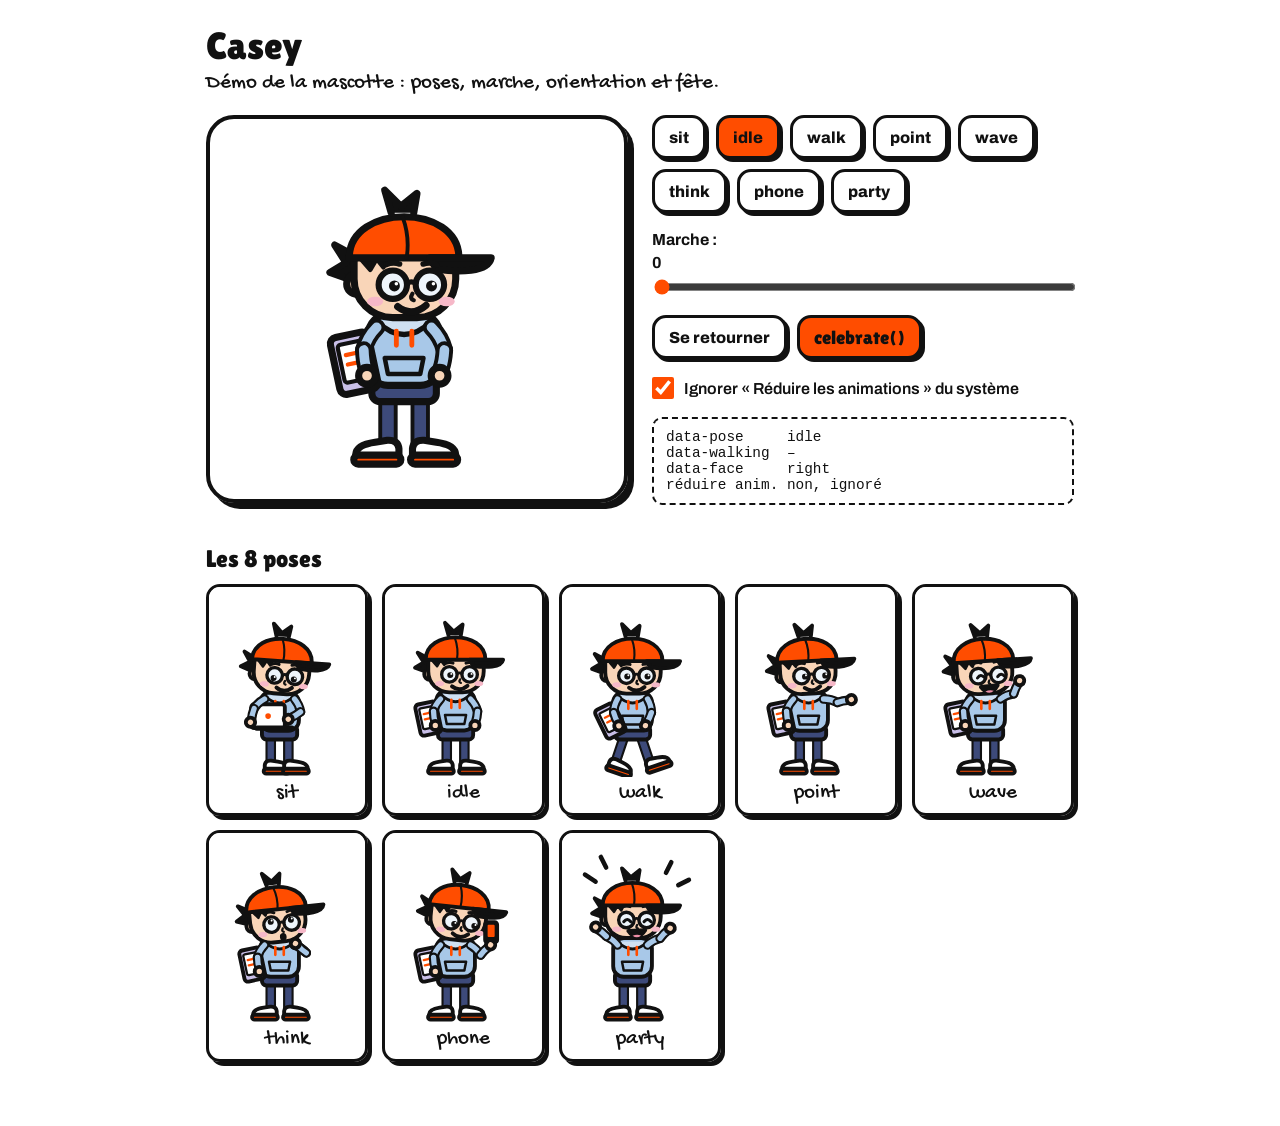
<file: dev/casey.html>
<!doctype html>
<html lang="fr">
<head>
<meta charset="utf-8">
<meta name="viewport" content="width=device-width, initial-scale=1">
<title>Casey · démo</title>
<link rel="preconnect" href="https://fonts.googleapis.com">
<link rel="preconnect" href="https://fonts.gstatic.com" crossorigin>
<link rel="stylesheet" href="https://fonts.googleapis.com/css2?family=Archivo:wght@600;700;800&family=Gochi+Hand&family=Lilita+One&display=swap">
<link rel="stylesheet" href="../css/tokens.css">
<link rel="stylesheet" href="../css/casey.css">
<script>
  /* Ce Mac (et peut-être le tien) a « Réduire les animations » activé : Casey resterait figé.
     La démo peut ignorer ce réglage. Casey relit matchMedia à chaque appel, donc la bascule est immédiate. */
  (function () {
    var real = window.matchMedia.bind(window);
    var params = new URLSearchParams(location.search);
    window.__forceMotion = params.get('motion') !== 'system';
    window.matchMedia = function (q) {
      if (window.__forceMotion && /prefers-reduced-motion/.test(q)) {
        return { matches: false, media: q, addEventListener: function () {}, removeEventListener: function () {} };
      }
      return real(q);
    };
    window.__systemReduced = real('(prefers-reduced-motion: reduce)').matches;
  })();
</script>
<script defer src="https://cdnjs.cloudflare.com/ajax/libs/gsap/3.12.5/gsap.min.js"></script>
<script defer src="../js/casey.js"></script>
<style>
  * { box-sizing: border-box; }
  body {
    margin: 0;
    background: var(--paper);
    color: var(--ink);
    font-family: var(--font-body);
  }
  main { max-width: 900px; margin: 0 auto; padding: 24px 16px 64px; }
  h1 { font-family: var(--font-display); font-weight: 400; font-size: 2.4rem; margin: 0 0 4px; }
  h2 { font-family: var(--font-display); font-weight: 400; font-size: 1.5rem; margin: 40px 0 12px; }
  .hint { margin: 0 0 20px; font-family: var(--font-hand); font-size: 1.3rem; }
  .layout { display: grid; grid-template-columns: minmax(0, 1fr) minmax(0, 1fr); gap: 24px; align-items: start; }
  @media (max-width: 700px) { .layout { grid-template-columns: 1fr; } }
  .stage {
    display: grid;
    place-items: center;
    min-height: 380px;
    border: calc(var(--line) * 1.5) solid var(--ink);
    border-radius: 28px;
    box-shadow: 6px 6px 0 var(--ink);
    padding: 60px 20px 30px;
  }
  .stage .casey { --casey-size: 200px; }
  .panel { display: grid; gap: 18px; }
  .poses { display: flex; flex-wrap: wrap; gap: 10px; }
  button {
    min-height: var(--tap);
    padding: 8px 14px;
    border: var(--line) solid var(--ink);
    border-radius: var(--radius);
    background: var(--paper);
    box-shadow: 3px 3px 0 var(--ink);
    font: 800 1rem var(--font-body);
    color: var(--ink);
    cursor: pointer;
  }
  button:active { transform: translate(2px, 2px); box-shadow: 1px 1px 0 var(--ink); }
  button[aria-pressed="true"] { background: var(--accent); }
  .party-btn { background: var(--accent); font-family: var(--font-display); font-weight: 400; font-size: 1.2rem; }
  label { display: grid; gap: 6px; font-weight: 700; }
  input[type="range"] { width: 100%; accent-color: var(--accent); }
  .motion-toggle { display: flex; gap: 10px; align-items: center; font-weight: 600; }
  .motion-toggle input { flex: none; width: 22px; height: 22px; margin: 0; accent-color: var(--accent); }
  .motion-toggle span { flex: 1; min-width: 0; }
  .row { display: flex; gap: 10px; flex-wrap: wrap; }
  #state { margin: 0; padding: 10px 12px; border: 2px dashed var(--ink); border-radius: 10px; font-size: .9rem; }
  .gallery { display: grid; grid-template-columns: repeat(auto-fill, minmax(150px, 1fr)); gap: 14px; }
  .gallery figure { margin: 0; border: var(--line) solid var(--ink); border-radius: var(--radius); box-shadow: var(--shadow); overflow: hidden; }
  .gallery iframe { display: block; width: 100%; height: 190px; border: 0; }
  .gallery figcaption { padding: 4px 0 8px; text-align: center; font-family: var(--font-hand); font-size: 1.3rem; }

  /* Mode vignette (?solo) : Casey seul, pour la galerie et les captures. */
  body.solo main { display: none; }
  body.solo #solo { display: grid; place-items: center; height: 100vh; padding-top: 30px; }
  #solo { display: none; }
  #solo .casey { --casey-size: min(60vh, 70vw); }
</style>
</head>
<body>
<div id="solo"></div>
<main>
  <h1>Casey</h1>
  <p class="hint">Démo de la mascotte : poses, marche, orientation et fête.</p>

  <div class="layout">
    <div class="stage" id="stage"></div>
    <div class="panel">
      <div class="poses" id="poses" role="group" aria-label="Poses"></div>
      <label>Marche : <span id="speed-out">0</span>
        <input id="speed" type="range" min="0" max="1" step="0.01" value="0">
      </label>
      <div class="row">
        <button id="face" type="button">Se retourner</button>
        <button id="party" type="button" class="party-btn">celebrate()</button>
      </div>
      <label class="motion-toggle"><input id="force" type="checkbox"><span>Ignorer « Réduire les animations » du système</span></label>
      <pre id="state"></pre>
    </div>
  </div>

  <h2>Les 8 poses</h2>
  <div class="gallery" id="gallery"></div>
</main>
<script>
window.addEventListener('DOMContentLoaded', function () {
  var params = new URLSearchParams(location.search);

  if (params.has('solo')) {
    document.body.classList.add('solo');
    // Captures headless : sans rAF en temps virtuel, on cadence GSAP à la main.
    if (params.has('tick')) { gsap.ticker.lagSmoothing(0); setInterval(function () { gsap.ticker.tick(); }, 16); }
    Casey.mount(document.getElementById('solo'));
    Casey.pose(params.get('pose') || 'idle', { duration: 0 });
    if (params.get('face') === 'left') Casey.face('left');
    if (params.has('walk')) Casey.walk(parseFloat(params.get('walk')));
    return;
  }

  var svg = Casey.mount(document.getElementById('stage'));
  var buttons = {};
  Casey.POSES.forEach(function (p) {
    var b = document.createElement('button');
    b.type = 'button';
    b.textContent = p;
    b.addEventListener('click', function () { Casey.pose(p); });
    document.getElementById('poses').appendChild(b);
    buttons[p] = b;

    var fig = document.createElement('figure');
    fig.innerHTML = '<iframe loading="lazy" title="Casey en pose ' + p + '" src="casey.html?solo&pose=' + p + '"></iframe><figcaption>' + p + '</figcaption>';
    document.getElementById('gallery').appendChild(fig);
  });

  var speed = document.getElementById('speed');
  speed.addEventListener('input', function () {
    document.getElementById('speed-out').textContent = speed.value;
    Casey.walk(parseFloat(speed.value));
  });

  document.getElementById('face').addEventListener('click', function () {
    Casey.face(svg.getAttribute('data-face') === 'left' ? 'right' : 'left');
  });
  document.getElementById('party').addEventListener('click', function () { Casey.celebrate(); });

  var force = document.getElementById('force');
  force.checked = window.__forceMotion;
  force.addEventListener('change', function () {
    window.__forceMotion = force.checked;
    Casey.pose(svg.getAttribute('data-pose'));
  });

  // État courant, lu sur les attributs du SVG.
  var out = document.getElementById('state');
  function render() {
    var p = svg.getAttribute('data-pose');
    Object.keys(buttons).forEach(function (k) { buttons[k].setAttribute('aria-pressed', String(k === p)); });
    out.textContent =
      'data-pose     ' + p + '\n' +
      'data-walking  ' + (svg.getAttribute('data-walking') || '–') + '\n' +
      'data-face     ' + svg.getAttribute('data-face') + '\n' +
      'réduire anim. ' + (window.__systemReduced ? 'oui (système)' : 'non') + (window.__forceMotion ? ', ignoré' : '');
  }
  new MutationObserver(render).observe(svg, { attributes: true });
  render();
  Casey.pose('idle', { duration: 0 });
});
</script>
</body>
</html>
</file>
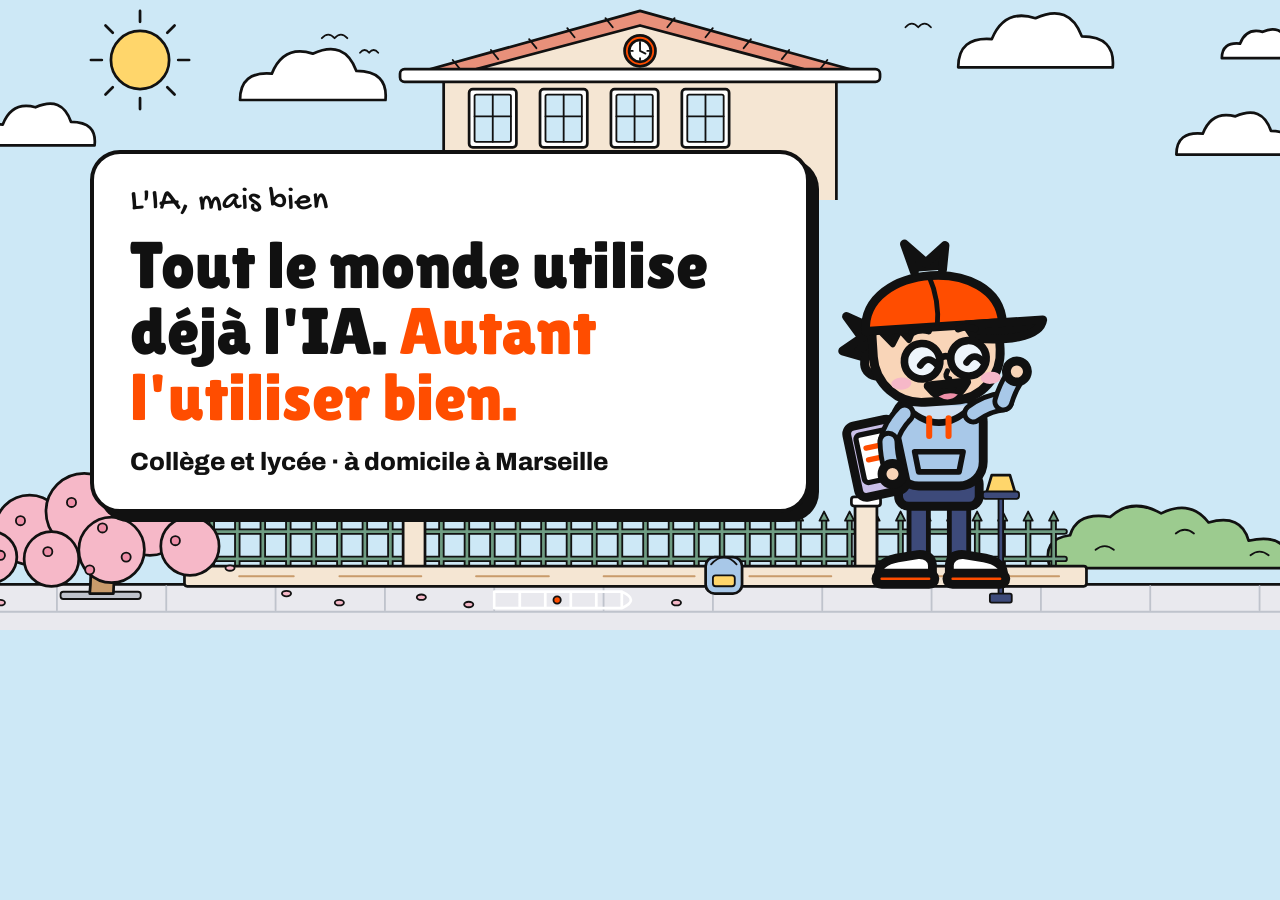
<file: tools/og.html>
<!doctype html>
<html lang="fr">
<head>
<meta charset="utf-8">
<title>Image de partage</title>
<!-- Source de assets/og.png (1200 × 630) : bash tools/og.sh. Décor du hero + titre + Casey (casey.js, pose wave). -->
<link rel="stylesheet" href="https://fonts.googleapis.com/css2?family=Archivo:wght@700;800&family=Gochi+Hand&family=Lilita+One&display=swap">
<link rel="stylesheet" href="../css/tokens.css">
<style>
  html, body { margin: 0; }
  body {
    width: 1200px; height: 630px; overflow: hidden; position: relative;
    background:
      url(../assets/decors/hero-haut.svg) top center / auto 200px no-repeat,
      url(../assets/decors/hero-bas.svg) bottom center / auto 164px no-repeat,
      var(--decor-hero);
    font-family: var(--font-body); color: var(--ink);
  }
  .bubble {
    position: absolute; left: 90px; top: 150px; width: 640px;
    padding: 28px 36px 34px;
    border: calc(var(--line) * 1.6) solid var(--ink); border-radius: 30px;
    background: var(--paper); box-shadow: 9px 9px 0 var(--ink);
  }
  .kicker { margin: 0 0 10px; font-family: var(--font-hand); font-size: 34px; }
  h1 { margin: 0; font-family: var(--font-display); font-weight: 400; font-size: 66px; line-height: 1; }
  h1 span { color: var(--accent); }
  .meta { margin: 18px 0 0; font-weight: 800; font-size: 25px; }
  #casey { position: absolute; left: 830px; top: 228px; width: 250px; } /* pieds sur le trottoir */
  #casey svg { display: block; width: 100%; height: auto; overflow: visible; }
</style>
<script src="https://cdnjs.cloudflare.com/ajax/libs/gsap/3.12.5/gsap.min.js"></script>
<script src="../js/casey.js"></script>
</head>
<body>
<div class="bubble">
  <p class="kicker">L'IA, mais bien</p>
  <h1>Tout le monde utilise déjà l'IA. <span>Autant l'utiliser bien.</span></h1>
  <p class="meta">Collège et lycée · à domicile à Marseille</p>
</div>
<div id="casey"></div>
<script>Casey.mount(document.getElementById('casey')); Casey.pose('wave', { duration: 0 });</script>
</body>
</html>
</file>
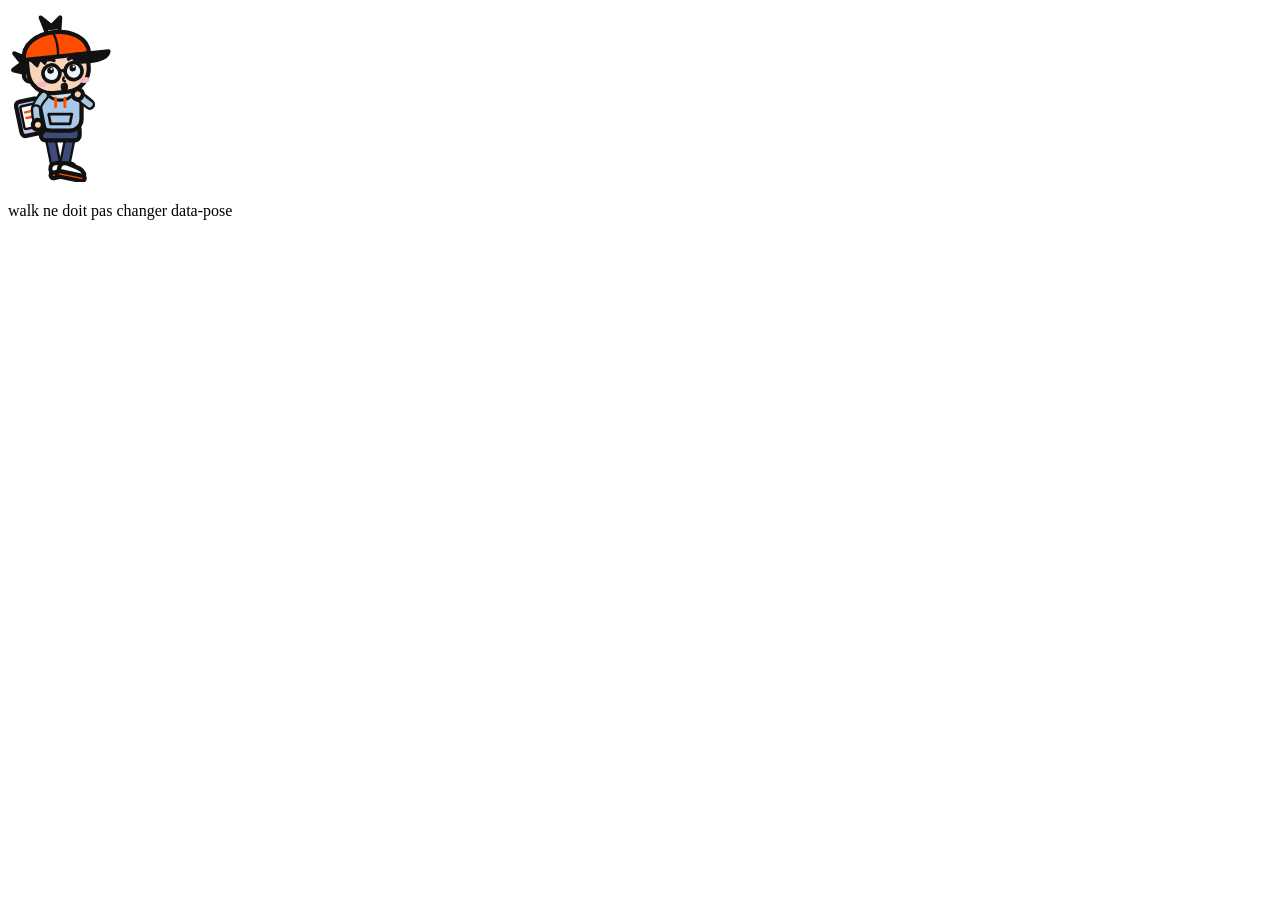
<file: tests/casey/casey.test.html>
<!doctype html>
<html lang="fr">
<head>
<meta charset="utf-8">
<title>Tests mascotte (C2)</title>
<script defer src="https://cdnjs.cloudflare.com/ajax/libs/gsap/3.12.5/gsap.min.js"></script>
<script defer src="../../js/casey.js"></script>
</head>
<body>
<div id="host" style="width:120px"></div>
<pre id="result"></pre>
<p id="step"></p>
<script>
/* Une seule page, deux passes : la page lit elle-même prefers-reduced-motion.
   run.sh la lance une fois normalement, une fois avec --force-prefers-reduced-motion. */
window.addEventListener('load', async function () {
  var fails = [];
  function ok(cond, msg) { document.getElementById('step').textContent = msg; if (!cond) fails.push(msg); }
  function wait(ms) { return new Promise(function (r) { setTimeout(r, ms); }); }
  // Résout true si p se résout avant ms, false sinon.
  function within(p, ms) {
    return Promise.race([p.then(function () { return true; }), wait(ms).then(function () { return false; })]);
  }
  function matrix(el) {
    var t = el.transform.baseVal.consolidate();
    return t ? t.matrix : { a: 1, b: 0, c: 0, d: 1, e: 0, f: 0 };
  }
  function same(m1, m2) {
    return ['a', 'b', 'c', 'd', 'e', 'f'].every(function (k) { return Math.abs(m1[k] - m2[k]) < 1e-3; });
  }
  function shown(el) {
    var cs = getComputedStyle(el);
    return cs.visibility !== 'hidden' && cs.display !== 'none' && parseFloat(cs.opacity) > 0.9;
  }

  // Chrome headless en temps virtuel (--virtual-time-budget) ne déclenche pas
  // requestAnimationFrame : on cadence le ticker de GSAP à la main, via setInterval
  // (que le temps virtuel fait avancer), sans lissage du retard.
  gsap.ticker.lagSmoothing(0);
  setInterval(function () { gsap.ticker.tick(); }, 16);
  try {
    var reduced = matchMedia('(prefers-reduced-motion: reduce)').matches;
    var C = window.Casey;
    var host = document.getElementById('host');
    var svg = C.mount(host);
    C.mount(host);
    ok(host.querySelectorAll('svg').length === 1, 'mount ×2 doit produire un seul SVG');
    var part = function (p) { return svg.querySelector('[data-part="' + p + '"]'); };
    var armR = part('armR');
    ok(armR, 'armR absent');
    ok(part('eyes') && part('mouth'), 'head doit contenir eyes et mouth');

    if (!reduced) {
      // Chaque pose résout sa Promise et pose data-pose.
      for (var i = 0; i < C.POSES.length; i++) {
        var p = C.POSES[i];
        ok(await within(C.pose(p, { duration: 0.1 }), 2000), "pose('" + p + "') ne se résout pas");
        ok(svg.getAttribute('data-pose') === p, "data-pose devrait valoir " + p);
      }

      // Transition réelle : l'état ne saute pas d'un coup.
      await C.pose('idle', { duration: 0 });
      var m0 = matrix(armR);
      var pPoint = C.pose('point', { duration: 0.4 });
      ok(same(matrix(armR), m0), 'pose avec duration > 0 ne doit pas sauter à la cible');
      await pPoint;
      ok(!same(matrix(armR), m0), "pose('point') doit bouger armR");

      // Dernier appel gagnant.
      var first = C.pose('wave');
      var second = C.pose('think');
      ok(await within(first, 100), 'la 1re Promise doit se résoudre dès le 2e appel');
      ok(await within(second, 2000), 'la 2e Promise doit se résoudre');
      ok(svg.getAttribute('data-pose') === 'think', 'dernier appel gagnant : think attendu');

      // Marche par-dessus la pose.
      C.walk(0.5);
      ok(svg.getAttribute('data-walking') === 'true', 'walk(0.5) doit poser data-walking');
      ok(svg.getAttribute('data-pose') === 'think', 'walk ne doit pas changer data-pose');
      await wait(400);
      var swing = svg.querySelector('[data-part="legL"] > .swing');
      ok(swing && !same(matrix(swing), { a: 1, b: 0, c: 0, d: 1, e: 0, f: 0 }), 'la jambe doit bouger pendant la marche');
      C.walk(0);
      ok(!svg.hasAttribute('data-walking'), 'walk(0) doit retirer data-walking');
      ok(svg.getAttribute('data-pose') === 'think', 'walk(0) garde la pose demandée');
      await wait(500);
      ok(same(matrix(swing), { a: 1, b: 0, c: 0, d: 1, e: 0, f: 0 }), 'walk(0) doit ramener la jambe au repos');

      // Bornes.
      C.walk(2);
      ok(svg.getAttribute('data-walk-speed') === '1', 'walk(2) doit être borné à 1');
      C.walk(-1);
      ok(svg.getAttribute('data-walk-speed') === '0', 'walk(-1) doit être borné à 0');
      ok(!svg.hasAttribute('data-walking'), 'walk(-1) équivaut à walk(0)');

      // face.
      var flip = svg.querySelector('.casey-flip');
      C.face('left');
      await wait(400);
      ok(flip && matrix(flip).a < 0, "face('left') doit inverser l'axe X");
      C.face('right');
      await wait(400);
      ok(flip && matrix(flip).a > 0, "face('right') doit rétablir l'axe X");

      // Fête + pose pendant la fête.
      await C.pose('idle', { duration: 0 });
      var t0 = performance.now();
      var party = C.celebrate();
      await wait(500);
      ok(shown(svg.querySelector('.sparks')), 'les éclats doivent être visibles pendant la fête');
      var pPhone = C.pose('phone');
      ok(svg.getAttribute('data-pose') === 'phone', 'pose() pendant la fête met à jour data-pose');
      ok(await within(party, 3000), 'celebrate() doit se résoudre');
      ok(performance.now() - t0 > 1000, 'la fête doit durer environ 1,2 s');
      ok(await within(pPhone, 1000), 'la Promise de pose() pendant la fête doit se résoudre');
      ok(svg.getAttribute('data-pose') === 'phone', 'après la fête, data-pose vaut phone');
      ok(shown(part('phone')), 'après la fête, le téléphone est visible');
      ok(!shown(svg.querySelector('.sparks')), 'après la fête, les éclats sont masqués');
    } else {
      // Reduced motion : pas de transition.
      await C.pose('idle');
      var r0 = matrix(armR);
      var rp = C.pose('point', { duration: 2 });
      var r1 = matrix(armR);
      ok(!same(r1, r0), 'reduced-motion : pose doit s\'appliquer immédiatement');
      ok(await within(rp, 100), 'reduced-motion : la Promise doit se résoudre aussitôt');
      ok(same(matrix(armR), r1), 'reduced-motion : rien ne bouge après coup');
      ok(svg.getAttribute('data-pose') === 'point', 'reduced-motion : data-pose = point');

      // walk ne fait rien.
      C.walk(0.5);
      ok(!svg.hasAttribute('data-walking'), 'reduced-motion : walk ne pose pas data-walking');
      await wait(400);
      var sw = svg.querySelector('[data-part="legL"] > .swing');
      ok(sw && same(matrix(sw), { a: 1, b: 0, c: 0, d: 1, e: 0, f: 0 }), 'reduced-motion : les jambes restent immobiles');

      // Pas de boucle en idle.
      await C.pose('idle');
      var torso = part('torso');
      var t1 = matrix(torso);
      await wait(700);
      ok(same(matrix(torso), t1), 'reduced-motion : pas de respiration en boucle');

      // celebrate sans transition, résolue.
      var rc = C.celebrate();
      ok(shown(svg.querySelector('.sparks')), 'reduced-motion : party appliquée immédiatement');
      ok(await within(rc, 3000), 'reduced-motion : celebrate doit se résoudre');
      ok(svg.getAttribute('data-pose') === 'idle', 'reduced-motion : retour à idle');
    }
  } catch (e) {
    fails.push('exception : ' + (e && e.stack || e));
  }
  document.getElementById('result').textContent = fails.length ? fails.join('\n') : 'OK';
});
</script>
</body>
</html>
</file>
<file: css/tokens.css>
/* Variables et composants de l'affiche (affiche/affiche.html), traduits en unités web.
   Les polices sont chargées par <link> dans index.html (display=swap). */
:root {
  --ink: #111;
  --accent: #FF4D00;
  --paper: #fff;
  --line: 3px;
  --radius: 14px;
  --shadow: 4px 4px 0 var(--ink);
  --tap: 44px;

  --font-display: "Lilita One", "Arial Rounded MT Bold", sans-serif;
  --font-body: "Archivo", "Helvetica Neue", Arial, sans-serif;
  --font-hand: "Gochi Hand", cursive;

  /* Décors (C1, C5) : aplat de chaque case, couleur de son sol, hauteur des bandes SVG */
  --decor-hero: #cde8f6;
  --decor-apprendre: #ddefe3;
  --decor-infos: #fff3c9;
  --decor-moi: #e6e1f5;
  --decor-faq: #f5e6d3;
  --decor-question: #fbe1e3;
  --floor-hero: #e9e9ee;
  --floor-apprendre: #ebcfa8;
  --floor-infos: #e9e9ee;
  --floor-moi: #ebcfa8;
  --floor-faq: #c99b6b;
  --floor-question: #c99b6b;
  --band-top: 160px;
  --band-bottom: 120px;
}
@media (min-width: 1024px) {
  :root { --band-top: 220px; --band-bottom: 180px; }
}

/* Bulle de BD (cadre du titre) */
.bubble {
  position: relative;
  border: calc(var(--line) * 1.5) solid var(--ink);
  border-radius: 28px;
  padding: 20px 22px 26px;
  background: var(--paper);
  box-shadow: 6px 6px 0 var(--ink);
}

/* Autocollant incliné ; l'inclinaison vient de --tilt pour que la chorégraphie la retrouve */
.sticker {
  --tilt: 0deg;
  display: grid;
  place-items: center;
  min-height: var(--tap);
  padding: 12px 14px;
  border: var(--line) solid var(--ink);
  border-radius: var(--radius);
  background: var(--paper);
  box-shadow: var(--shadow);
  font-weight: 800;
  line-height: 1.15;
  text-align: center;
  transform: rotate(var(--tilt));
}

/* Pastille du numéro */
.phone {
  display: inline-block;
  min-height: var(--tap);
  padding: 6px 20px 4px;
  border: calc(var(--line) * 1.2) solid var(--ink);
  border-radius: 999px;
  background: var(--paper);
  box-shadow: 5px 5px 0 var(--accent);
  color: var(--ink);
  font-family: var(--font-display);
  font-size: clamp(1.6rem, 7vw, 2.2rem);
  line-height: 1.2;
  text-decoration: none;
  white-space: nowrap;
}

/* Case à cocher des promesses : la coche (.check path) est tracée par la chorégraphie */
.check {
  flex: none;
  width: 32px;
  height: 32px;
  overflow: visible;
}

/* Bouton-sticker : un radio caché, le label fait le bouton */
.btn-sticker {
  position: relative;
  display: inline-flex;
  align-items: center;
  justify-content: center;
  min-height: var(--tap);
  padding: 8px 20px;
  border: var(--line) solid var(--ink);
  border-radius: var(--radius);
  background: var(--paper);
  box-shadow: var(--shadow);
  font-weight: 800;
  cursor: pointer;
  user-select: none;
  transition: transform .12s, box-shadow .12s, background-color .12s;
}
.btn-sticker input {
  position: absolute;
  width: 1px;
  height: 1px;
  overflow: hidden;
  clip-path: inset(50%);
  white-space: nowrap;
}
.btn-sticker:has(input:checked) {
  background: var(--accent);
  transform: translate(2px, 2px);
  box-shadow: 2px 2px 0 var(--ink);
}
/* L'état coché ne repose pas que sur la couleur */
.btn-sticker:has(input:checked)::before {
  content: "✓";
  margin-right: 8px;
}
.btn-sticker:has(input:focus-visible) {
  outline: 3px solid var(--ink);
  outline-offset: 3px;
}

/* Bouton d'envoi */
.btn-submit {
  min-height: 56px;
  padding: 10px 24px;
  border: var(--line) solid var(--ink);
  border-radius: var(--radius);
  background: var(--accent);
  box-shadow: var(--shadow);
  color: var(--ink);
  font-family: var(--font-display);
  font-size: 1.35rem;
  cursor: pointer;
  transition: transform .12s, box-shadow .12s;
}
.btn-submit:active {
  transform: translate(2px, 2px);
  box-shadow: 2px 2px 0 var(--ink);
}

:focus-visible {
  outline: 3px solid var(--ink);
  outline-offset: 3px;
}
</file>
<file: css/casey.css>
/* Casey : taille et rendu uniquement. Le positionnement dans la page appartient à l'intégration. */
svg.casey {
  display: block;
  width: var(--casey-size, 72px);
  height: auto;
  overflow: visible; /* bras levés, saut et éclats dépassent du viewBox */
  shape-rendering: geometricPrecision;
}
</file>
